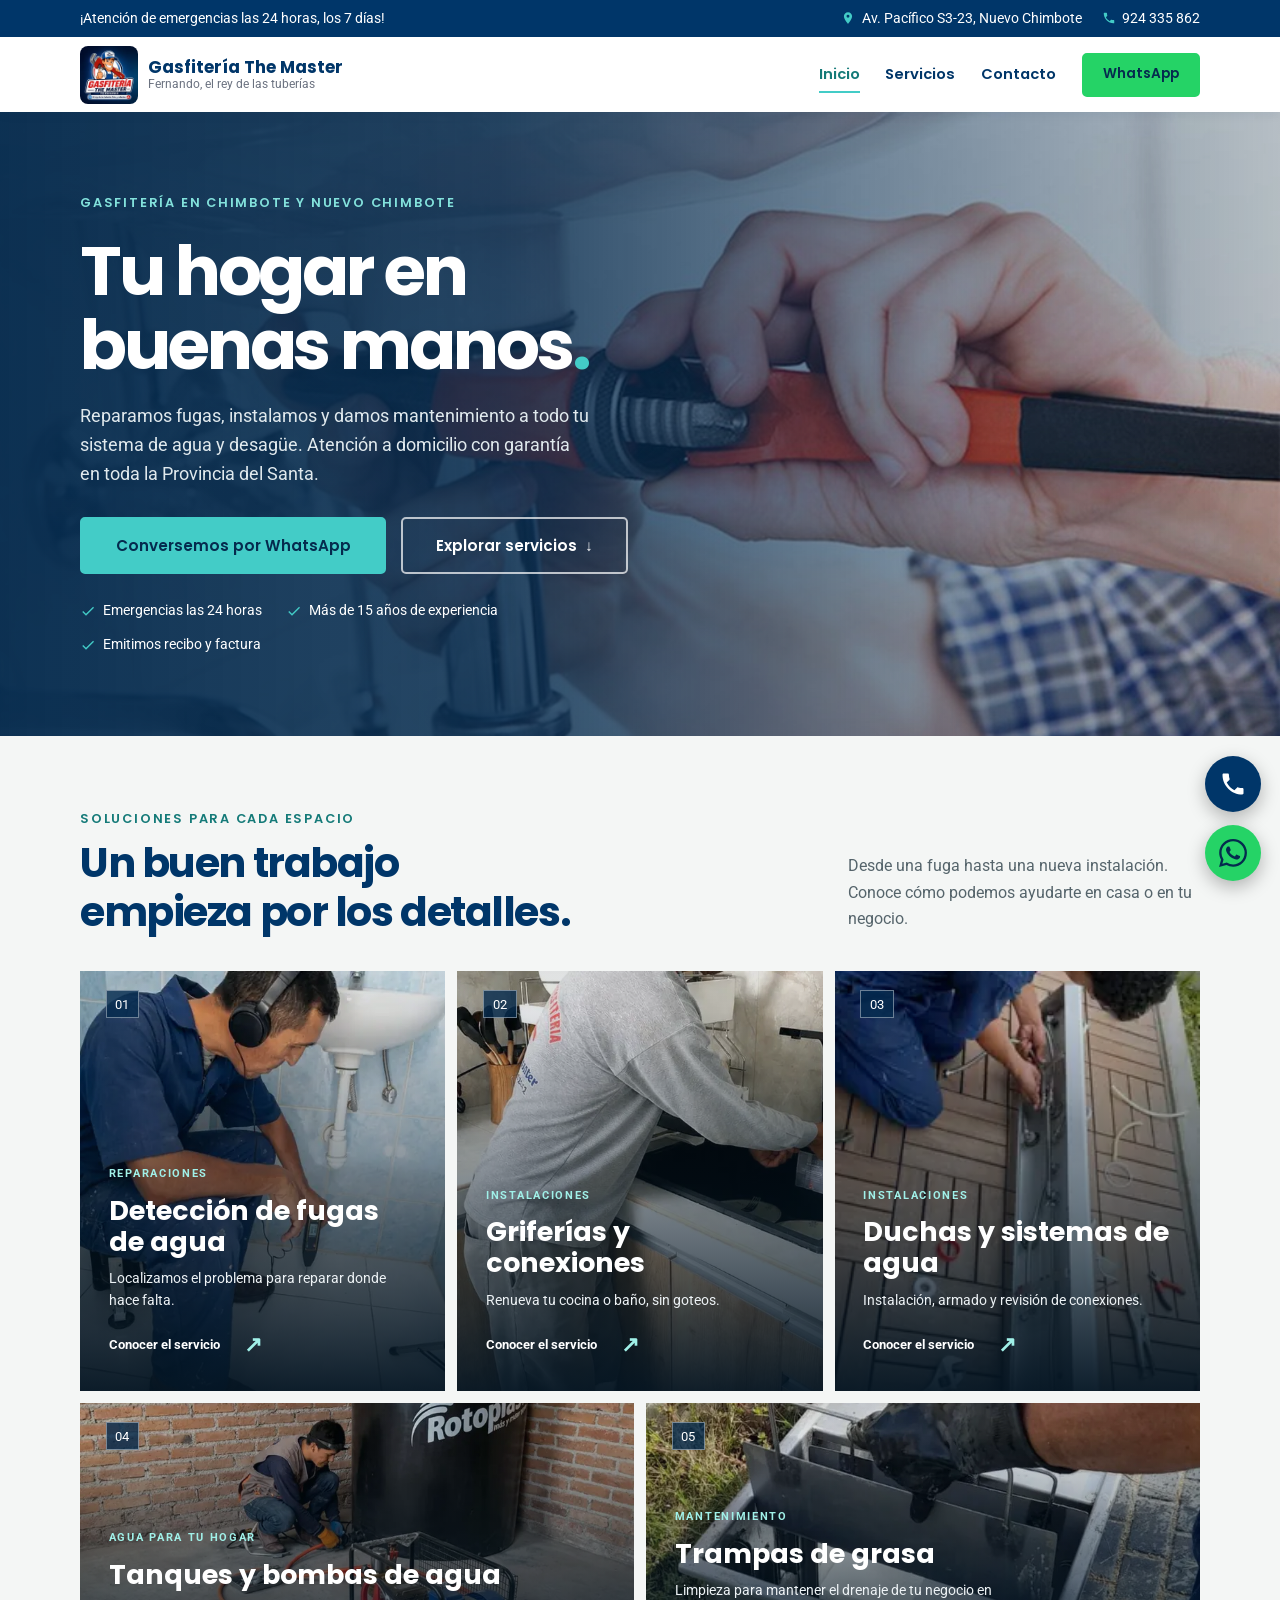
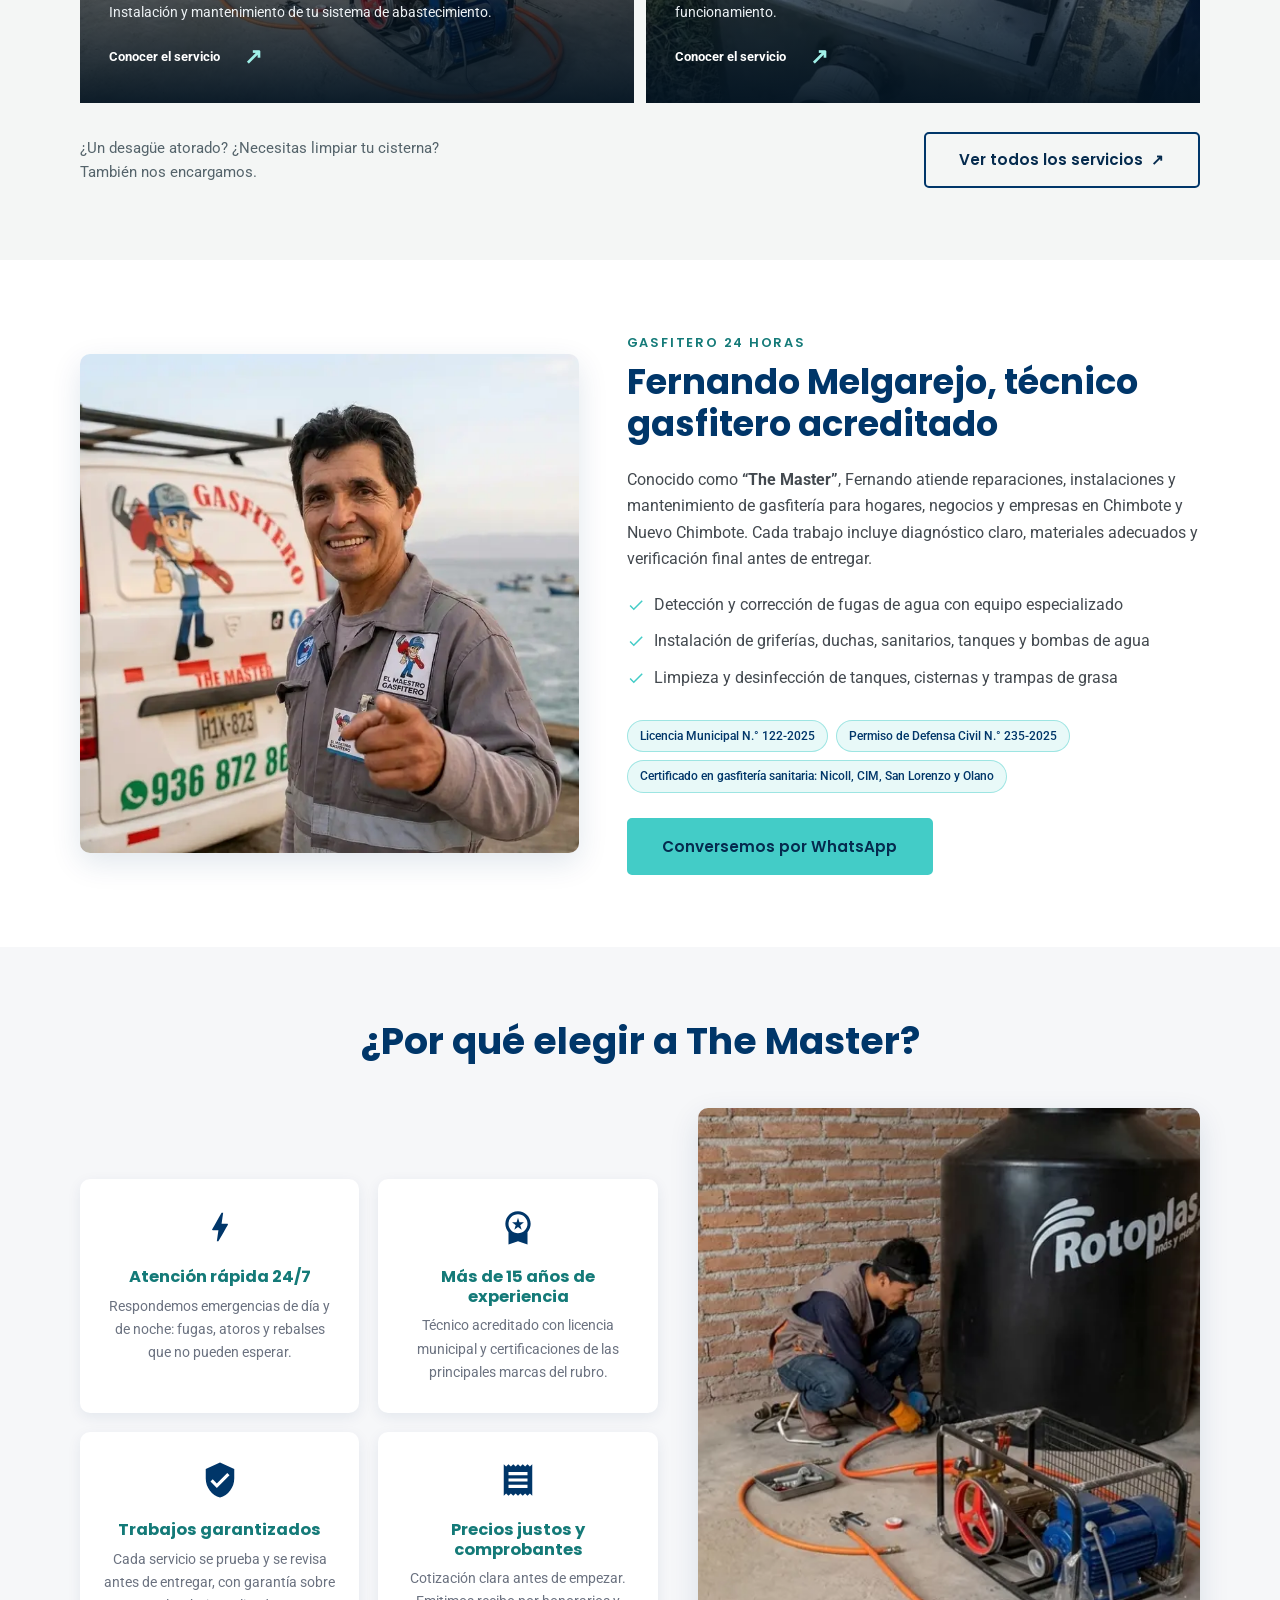
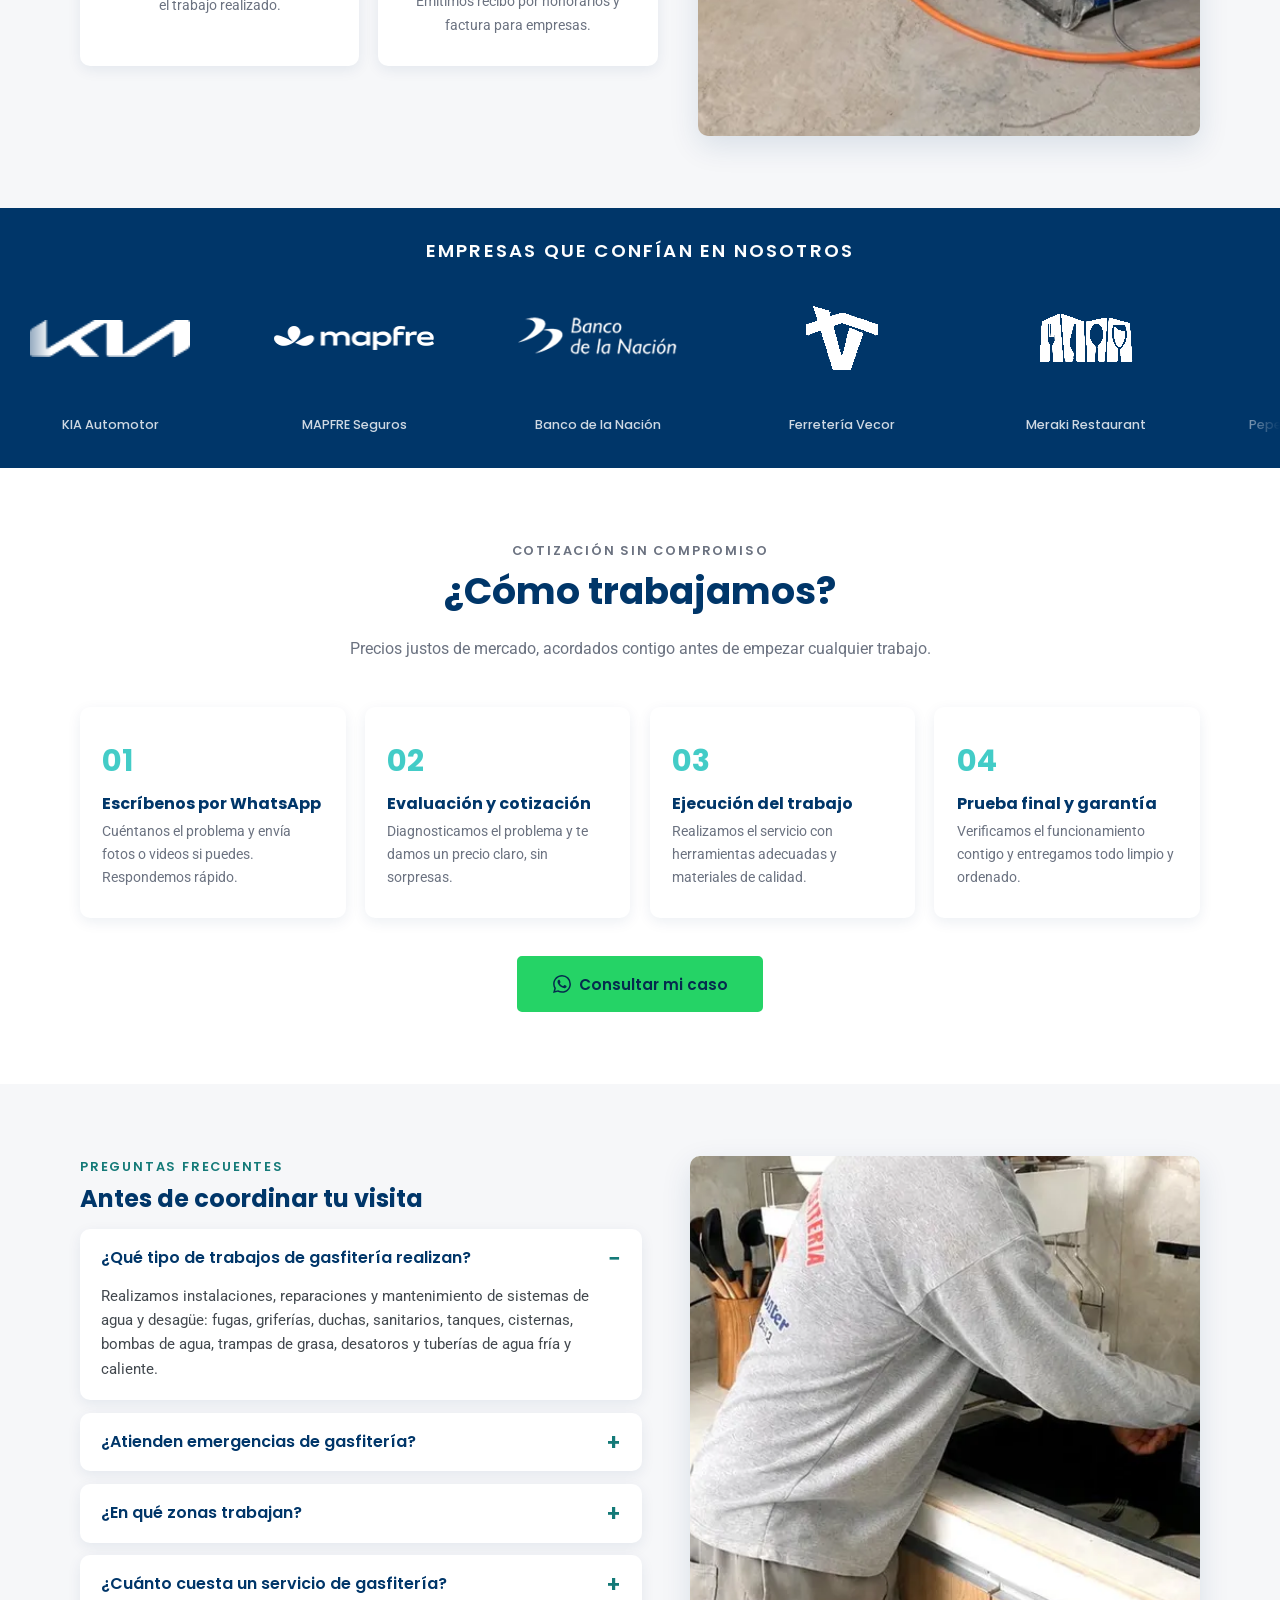
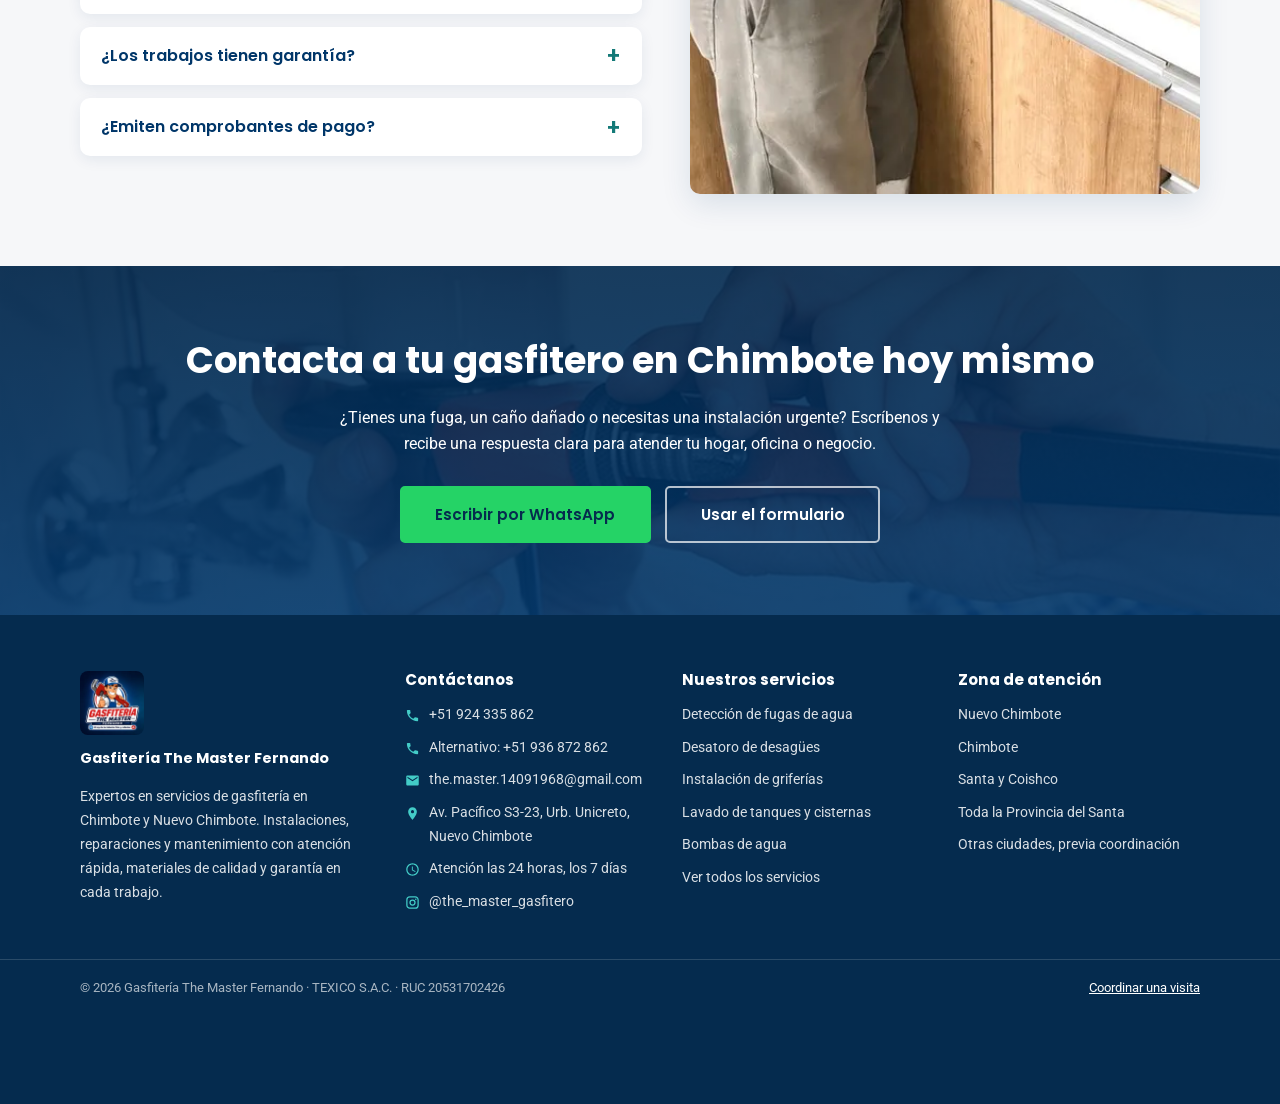
<file: index.html>
<!doctype html>
<html lang="es-PE">
<!-- GitHub Pages deployment test - 2026-11-12 -->
  <head>
    <meta charset="UTF-8" />
    <meta name="viewport" content="width=device-width, initial-scale=1.0" />
    <title>Gasfitería The Master Fernando | Gasfitero en Chimbote y Nuevo Chimbote</title>
    <meta
      name="description"
      content="Gasfitero en Chimbote y Nuevo Chimbote. Detección de fugas, instalaciones sanitarias, limpieza de tanques, bombas de agua y emergencias las 24 horas. Atención en toda la Provincia del Santa."
    />
    <meta property="og:title" content="Gasfitería The Master Fernando | Gasfitero en Chimbote" />
    <meta
      property="og:description"
      content="Servicio de gasfitería con más de 15 años de experiencia en la Provincia del Santa. Atención 24 horas por WhatsApp y trabajos garantizados."
    />
    <link rel="canonical" href="https://themastergasfitero.com/" />
    <meta property="og:url" content="https://themastergasfitero.com/" />
    <meta property="og:locale" content="es_PE" />
    <meta name="theme-color" content="#003669" />
    <meta property="og:type" content="website" />
    <meta property="og:image" content="https://themastergasfitero.com/images/optimized/og-image.webp" />
    <meta name="twitter:card" content="summary_large_image" />
    <link rel="icon" href="images/optimized/favicon.png" type="image/png" />
    <link rel="preconnect" href="https://fonts.googleapis.com" />
    <link rel="preconnect" href="https://fonts.gstatic.com" crossorigin />
    <link
      href="https://fonts.googleapis.com/css2?family=Poppins:wght@600;700&family=Roboto:wght@400;500&display=swap"
      rel="stylesheet"
    />
    <link rel="preload" as="image" href="images/optimized/hero-bg.webp" />
    <link rel="stylesheet" href="styles/styles.css" />
    <script type="application/ld+json">
      {
        "@context": "https://schema.org",
        "@type": "Plumber",
        "name": "Gasfitería The Master Fernando",
        "url": "https://themastergasfitero.com/",
        "image": "https://themastergasfitero.com/images/optimized/og-image.webp",
        "description": "Servicio de gasfitería profesional en Chimbote y Nuevo Chimbote: detección de fugas, instalaciones sanitarias, limpieza de tanques, bombas de agua y emergencias las 24 horas.",
        "telephone": "+51924335862",
        "email": "the.master.14091968@gmail.com",
        "address": {
          "@type": "PostalAddress",
          "streetAddress": "Av. Pacífico S3-23, Urb. Unicreto",
          "addressLocality": "Nuevo Chimbote",
          "addressRegion": "Áncash",
          "addressCountry": "PE"
        },
        "areaServed": ["Nuevo Chimbote", "Chimbote", "Provincia del Santa"],
        "openingHours": "Mo-Su 00:00-24:00",
        "priceRange": "$$",
        "sameAs": ["https://www.instagram.com/the_master_gasfitero"]
      }
    </script>
  </head>
  <body>
    <script>document.documentElement.classList.add("js");</script>
    <a class="skip-link" href="#main-content">Saltar al contenido principal</a>

    <div class="topbar">
      <div class="wrap">
        <span class="topbar-item topbar-left">¡Atención de emergencias las 24 horas, los 7 días!</span>
        <div class="topbar-right">
          <span class="topbar-item">
            <svg viewBox="0 0 24 24" aria-hidden="true"><path d="M12 2C8.13 2 5 5.13 5 9c0 5.25 7 13 7 13s7-7.75 7-13c0-3.87-3.13-7-7-7zm0 9.5a2.5 2.5 0 1 1 0-5 2.5 2.5 0 0 1 0 5z"/></svg>
            Av. Pacífico S3-23, Nuevo Chimbote
          </span>
          <a class="topbar-item" href="tel:+51924335862">
            <svg viewBox="0 0 24 24" aria-hidden="true"><path d="M6.62 10.79c1.44 2.83 3.76 5.14 6.59 6.59l2.2-2.2c.27-.27.67-.36 1.02-.24 1.12.37 2.33.57 3.57.57.55 0 1 .45 1 1V20c0 .55-.45 1-1 1-9.39 0-17-7.61-17-17 0-.55.45-1 1-1h3.5c.55 0 1 .45 1 1 0 1.25.2 2.45.57 3.57.11.35.03.74-.25 1.02l-2.2 2.2z"/></svg>
            924 335 862
          </a>
        </div>
      </div>
    </div>

    <header class="site-header">
      <nav class="nav wrap" aria-label="Navegación principal">
        <a class="brand" href="index.html">
          <img src="images/optimized/logo-master.webp" alt="Logo de Gasfitería The Master" width="58" height="58" />
          <span>
            <strong>Gasfitería The Master</strong>
            <span>Fernando, el rey de las tuberías</span>
          </span>
        </a>
        <button class="nav-toggle" type="button" aria-label="Abrir menú" aria-controls="primary-nav" aria-expanded="false">
          <span class="hamburger" aria-hidden="true"></span>
        </button>
        <ul class="nav-links" id="primary-nav">
          <li><a class="nav-link" href="index.html">Inicio</a></li>
          <li><a class="nav-link" href="services.html">Servicios</a></li>
          <li><a class="nav-link" href="contact.html">Contacto</a></li>
          <li class="nav-cta">
            <a
              class="button button--small button--wa"
              href="https://wa.me/51924335862?text=Hola%20Fernando%2C%20necesito%20un%20servicio%20de%20gasfiter%C3%ADa."
              target="_blank"
              rel="noopener"
            >
              WhatsApp
            </a>
          </li>
        </ul>
      </nav>
    </header>

    <main id="main-content">
      <section class="hero hero--home" aria-labelledby="home-title">
        <div class="wrap">
          <div class="hero-content">
            <p class="eyebrow">Gasfitería en Chimbote y Nuevo Chimbote</p>
            <h1 id="home-title">Tu hogar en<br>buenas manos<span class="hero-dot">.</span></h1>
            <p class="lead">
              Reparamos fugas, instalamos y damos mantenimiento a todo tu sistema de agua y desagüe. Atención a
              domicilio con garantía en toda la Provincia del Santa.
            </p>
            <div class="hero-actions">
              <a
                class="button"
                href="https://wa.me/51924335862?text=Hola%20Fernando%2C%20necesito%20un%20servicio%20de%20gasfiter%C3%ADa."
                target="_blank"
                rel="noopener"
              >
                Conversemos por WhatsApp
              </a>
              <a class="button button--outline" href="#servicios">Explorar servicios <span aria-hidden="true">↓</span></a>
            </div>
            <ul class="trust-list" aria-label="Puntos de confianza">
              <li>
                <svg viewBox="0 0 24 24" aria-hidden="true"><path d="M9 16.2 4.8 12l-1.4 1.4L9 19 21 7l-1.4-1.4z"/></svg>
                Emergencias las 24 horas
              </li>
              <li>
                <svg viewBox="0 0 24 24" aria-hidden="true"><path d="M9 16.2 4.8 12l-1.4 1.4L9 19 21 7l-1.4-1.4z"/></svg>
                Más de 15 años de experiencia
              </li>
              <li>
                <svg viewBox="0 0 24 24" aria-hidden="true"><path d="M9 16.2 4.8 12l-1.4 1.4L9 19 21 7l-1.4-1.4z"/></svg>
                Emitimos recibo y factura
              </li>
            </ul>
          </div>
        </div>
      </section>

<section class="section service-showcase" id="servicios" aria-labelledby="featured-title">
  <div class="wrap">
    <div class="showcase-heading"><div><p class="eyebrow">Soluciones para cada espacio</p>
    <h2 id="featured-title">Un buen trabajo<br>empieza por los detalles.</h2></div>
    <p>Desde una fuga hasta una nueva instalación. Conoce cómo podemos ayudarte en casa o en tu negocio.</p></div>
    <div class="service-mosaic"><a class="service-tile" href="services.html?service=deteccion-fugas">
  <img src="images/optimized/leak-detection.webp" alt="" width="800" height="600" loading="lazy" />
  <span class="service-tile__number" aria-hidden="true">01</span>
  <div class="service-tile__copy"><span class="service-tile__category">Reparaciones</span>
  <h3>Detección de fugas de agua</h3><p>Localizamos el problema para reparar donde hace falta.</p><span class="service-tile__link">Conocer el servicio <span aria-hidden="true">↗</span></span></div>
</a><a class="service-tile" href="services.html?service=griferias">
  <img src="images/optimized/galeria-griferia.webp" alt="" width="800" height="600" loading="lazy" />
  <span class="service-tile__number" aria-hidden="true">02</span>
  <div class="service-tile__copy"><span class="service-tile__category">Instalaciones</span>
  <h3>Griferías y conexiones</h3><p>Renueva tu cocina o baño, sin goteos.</p><span class="service-tile__link">Conocer el servicio <span aria-hidden="true">↗</span></span></div>
</a><a class="service-tile" href="services.html?service=duchas">
  <img src="images/optimized/shower-system.webp" alt="" width="800" height="600" loading="lazy" />
  <span class="service-tile__number" aria-hidden="true">03</span>
  <div class="service-tile__copy"><span class="service-tile__category">Instalaciones</span>
  <h3>Duchas y sistemas de agua</h3><p>Instalación, armado y revisión de conexiones.</p><span class="service-tile__link">Conocer el servicio <span aria-hidden="true">↗</span></span></div>
</a><a class="service-tile" href="services.html?service=tanque-bombeo">
  <img src="images/optimized/galeria-bombeo.webp" alt="" width="800" height="600" loading="lazy" />
  <span class="service-tile__number" aria-hidden="true">04</span>
  <div class="service-tile__copy"><span class="service-tile__category">Agua para tu hogar</span>
  <h3>Tanques y bombas de agua</h3><p>Instalación y mantenimiento de tu sistema de abastecimiento.</p><span class="service-tile__link">Conocer el servicio <span aria-hidden="true">↗</span></span></div>
</a><a class="service-tile" href="services.html?service=trampas-grasa">
  <img src="images/optimized/galeria-trampa.webp" alt="" width="800" height="600" loading="lazy" />
  <span class="service-tile__number" aria-hidden="true">05</span>
  <div class="service-tile__copy"><span class="service-tile__category">Mantenimiento</span>
  <h3>Trampas de grasa</h3><p>Limpieza para mantener el drenaje de tu negocio en funcionamiento.</p><span class="service-tile__link">Conocer el servicio <span aria-hidden="true">↗</span></span></div>
</a></div>
    <div class="showcase-bottom"><p>¿Un desagüe atorado? ¿Necesitas limpiar tu cisterna?<br>También nos encargamos.</p>
    <a class="button button--outline-navy" href="services.html">Ver todos los servicios <span aria-hidden="true">↗</span></a></div>
  </div>
</section>
      <section class="section section--white" aria-labelledby="about-title">
        <div class="wrap split">
          <div class="portrait">
            <img
              src="images/optimized/fernando.webp"
              alt="Fernando Melgarejo, gasfitero de The Master, junto a su movilidad de trabajo"
              width="720"
              height="720"
              loading="lazy"
            />
          </div>
          <div>
            <p class="eyebrow">Gasfitero 24 horas</p>
            <h2 id="about-title">Fernando Melgarejo, técnico gasfitero acreditado</h2>
            <p>
              Conocido como <strong>“The Master”</strong>, Fernando atiende reparaciones, instalaciones y mantenimiento
              de gasfitería para hogares, negocios y empresas en Chimbote y Nuevo Chimbote. Cada trabajo incluye
              diagnóstico claro, materiales adecuados y verificación final antes de entregar.
            </p>
            <ul class="check-list">
              <li>
                <svg viewBox="0 0 24 24" aria-hidden="true"><path d="M9 16.2 4.8 12l-1.4 1.4L9 19 21 7l-1.4-1.4z"/></svg>
                Detección y corrección de fugas de agua con equipo especializado
              </li>
              <li>
                <svg viewBox="0 0 24 24" aria-hidden="true"><path d="M9 16.2 4.8 12l-1.4 1.4L9 19 21 7l-1.4-1.4z"/></svg>
                Instalación de griferías, duchas, sanitarios, tanques y bombas de agua
              </li>
              <li>
                <svg viewBox="0 0 24 24" aria-hidden="true"><path d="M9 16.2 4.8 12l-1.4 1.4L9 19 21 7l-1.4-1.4z"/></svg>
                Limpieza y desinfección de tanques, cisternas y trampas de grasa
              </li>
            </ul>
            <ul class="cred-chips" aria-label="Acreditaciones">
              <li>Licencia Municipal N.° 122-2025</li>
              <li>Permiso de Defensa Civil N.° 235-2025</li>
              <li>Certificado en gasfitería sanitaria: Nicoll, CIM, San Lorenzo y Olano</li>
            </ul>
            <a
              class="button"
              href="https://wa.me/51924335862?text=Hola%20Fernando%2C%20necesito%20un%20servicio%20de%20gasfiter%C3%ADa."
              target="_blank"
              rel="noopener"
            >
              Conversemos por WhatsApp
            </a>
          </div>
        </div>
      </section>

      <section class="section" aria-labelledby="why-title">
        <div class="wrap">
          <div class="section-heading">
            <h2 id="why-title">¿Por qué elegir a The Master?</h2>
          </div>
          <div class="why-layout">
            <div class="why-grid">
              <div class="why-card">
                <svg viewBox="0 0 24 24" aria-hidden="true"><path d="M11 21h-1l1-7H7.5c-.58 0-.57-.32-.38-.66.19-.34.05-.08.07-.12C8.48 10.94 10.42 7.54 13 3h1l-1 7h3.5c.49 0 .56.33.47.51l-.07.15C12.96 17.55 11 21 11 21z"/></svg>
                <h3>Atención rápida 24/7</h3>
                <p>Respondemos emergencias de día y de noche: fugas, atoros y rebalses que no pueden esperar.</p>
              </div>
              <div class="why-card">
                <svg viewBox="0 0 24 24" aria-hidden="true"><path d="M9.68 13.69 12 11.93l2.31 1.76-.88-2.85L15.75 9h-2.84L12 6.19 11.09 9H8.25l2.31 1.84-.88 2.85zM20 10c0-4.42-3.58-8-8-8s-8 3.58-8 8c0 2.03.76 3.87 2 5.28V23l6-2 6 2v-7.72c1.24-1.41 2-3.25 2-5.28zm-8-6c3.31 0 6 2.69 6 6s-2.69 6-6 6-6-2.69-6-6 2.69-6 6-6z"/></svg>
                <h3>Más de 15 años de experiencia</h3>
                <p>Técnico acreditado con licencia municipal y certificaciones de las principales marcas del rubro.</p>
              </div>
              <div class="why-card">
                <svg viewBox="0 0 24 24" aria-hidden="true"><path d="M12 1 3 5v6c0 5.55 3.84 10.74 9 12 5.16-1.26 9-6.45 9-12V5l-9-4zm-2 16-4-4 1.41-1.41L10 14.17l6.59-6.59L18 9l-8 8z"/></svg>
                <h3>Trabajos garantizados</h3>
                <p>Cada servicio se prueba y se revisa antes de entregar, con garantía sobre el trabajo realizado.</p>
              </div>
              <div class="why-card">
                <svg viewBox="0 0 24 24" aria-hidden="true"><path d="M18 17H6v-2h12v2zm0-4H6v-2h12v2zm0-4H6V7h12v2zM3 22l1.5-1.5L6 22l1.5-1.5L9 22l1.5-1.5L12 22l1.5-1.5L15 22l1.5-1.5L18 22l1.5-1.5L21 22V2l-1.5 1.5L18 2l-1.5 1.5L15 2l-1.5 1.5L12 2l-1.5 1.5L9 2 7.5 3.5 6 2 4.5 3.5 3 2v20z"/></svg>
                <h3>Precios justos y comprobantes</h3>
                <p>Cotización clara antes de empezar. Emitimos recibo por honorarios y factura para empresas.</p>
              </div>
            </div>
            <div class="why-photo">
              <img
                src="images/optimized/galeria-bombeo.webp"
                alt="Instalación de tanque de agua con sistema de bombeo realizada por The Master"
                width="800"
                height="600"
                loading="lazy"
              />
            </div>
          </div>
        </div>
      </section>

      <section class="clients-strip" aria-labelledby="clients-title">
        <div class="wrap clients-heading">
          <h2 id="clients-title">Empresas que confían en nosotros</h2>
        </div>
        <div class="clients-marquee">
          <div class="clients-track">
            <ul class="clients-list">
              <li class="client-card">
                <div class="client-logo"><img class="client-logo--kia" src="images/clients/kia.png" alt="" width="160" height="80" loading="lazy" /></div>
                <span>KIA Automotor</span>
              </li>
              <li class="client-card">
                <div class="client-logo"><img src="images/clients/mapfre.webp" alt="" width="160" height="80" loading="lazy" /></div>
                <span>MAPFRE Seguros</span>
              </li>
              <li class="client-card">
                <div class="client-logo"><img src="images/clients/banco-nacion.png" alt="" width="160" height="80" loading="lazy" /></div>
                <span>Banco de la Nación</span>
              </li>
              <li class="client-card">
                <div class="client-logo client-logo--vecor"><img src="images/clients/vecor.jpg" alt="" width="200" height="200" loading="lazy" /></div>
                <span>Ferretería Vecor</span>
              </li>
              <li class="client-card">
                <div class="client-logo client-logo--meraki"><img src="images/clients/meraki.jpg" alt="" width="200" height="200" loading="lazy" /></div>
                <span>Meraki Restaurant</span>
              </li>
              <li class="client-card">
                <!-- Símbolo provisional: sustituir cuando se confirme el logo de la empresa. -->
                <div class="client-logo client-logo--placeholder"><svg viewBox="0 0 80 64" aria-hidden="true" fill="none" stroke="currentColor" stroke-width="2.5" stroke-linejoin="round"><path d="M7 14h40v34H7zM47 27h14l12 13v8H47M54 28v13h18M16 23h22M16 30h15"/><circle cx="21" cy="49" r="7" fill="var(--navy)"/><circle cx="60" cy="49" r="7" fill="var(--navy)"/></svg></div>
                <span>Pepe El Toro Transportes</span>
              </li>
              <li class="client-card">
                <div class="client-logo client-logo--placeholder"><svg viewBox="0 0 80 64" aria-hidden="true" fill="none" stroke="currentColor" stroke-width="2.5" stroke-linejoin="round"><path d="m40 8 30 14H10L40 8ZM14 28h52M14 51h52M10 57h60M20 28v23M33 28v23M47 28v23M60 28v23"/></svg></div>
                <span>Entidades del Estado</span>
              </li>
            </ul>
          </div>
        </div>
      </section>





      <section class="section section--white" aria-labelledby="steps-title">
        <div class="wrap">
          <div class="section-heading">
            <p class="eyebrow">Cotización sin compromiso</p>
            <h2 id="steps-title">¿Cómo trabajamos?</h2>
            <p>Precios justos de mercado, acordados contigo antes de empezar cualquier trabajo.</p>
          </div>
          <div class="steps-grid">
            <div class="step-card">
              <h3>Escríbenos por WhatsApp</h3>
              <p>Cuéntanos el problema y envía fotos o videos si puedes. Respondemos rápido.</p>
            </div>
            <div class="step-card">
              <h3>Evaluación y cotización</h3>
              <p>Diagnosticamos el problema y te damos un precio claro, sin sorpresas.</p>
            </div>
            <div class="step-card">
              <h3>Ejecución del trabajo</h3>
              <p>Realizamos el servicio con herramientas adecuadas y materiales de calidad.</p>
            </div>
            <div class="step-card">
              <h3>Prueba final y garantía</h3>
              <p>Verificamos el funcionamiento contigo y entregamos todo limpio y ordenado.</p>
            </div>
          </div>
          <div class="section-actions">
            <a
              class="button button--wa"
              href="https://wa.me/51924335862?text=Hola%20Fernando%2C%20quiero%20una%20cotizaci%C3%B3n%20de%20gasfiter%C3%ADa."
              target="_blank"
              rel="noopener"
            >
              <svg viewBox="0 0 24 24" aria-hidden="true"><path d="M17.472 14.382c-.297-.149-1.758-.867-2.03-.967-.273-.099-.471-.148-.67.15-.197.297-.767.966-.94 1.164-.173.199-.347.223-.644.075-.297-.15-1.255-.463-2.39-1.475-.883-.788-1.48-1.761-1.653-2.059-.173-.297-.018-.458.13-.606.134-.133.298-.347.446-.52.149-.174.198-.298.298-.497.099-.198.05-.371-.025-.52-.075-.149-.669-1.612-.916-2.207-.242-.579-.487-.5-.669-.51-.173-.008-.371-.01-.57-.01-.198 0-.52.074-.792.372-.272.297-1.04 1.016-1.04 2.479 0 1.462 1.065 2.875 1.213 3.074.149.198 2.096 3.2 5.077 4.487.709.306 1.262.489 1.694.625.712.227 1.36.195 1.871.118.571-.085 1.758-.719 2.006-1.413.248-.694.248-1.289.173-1.413-.074-.124-.272-.198-.57-.347m-5.421 7.403h-.004a9.87 9.87 0 0 1-5.031-1.378l-.361-.214-3.741.982.998-3.648-.235-.374a9.86 9.86 0 0 1-1.51-5.26c.001-5.45 4.436-9.884 9.888-9.884 2.64 0 5.122 1.03 6.988 2.898a9.825 9.825 0 0 1 2.893 6.994c-.003 5.45-4.437 9.884-9.885 9.884m8.413-18.297A11.815 11.815 0 0 0 12.05 0C5.495 0 .16 5.335.157 11.892c0 2.096.547 4.142 1.588 5.945L.057 24l6.305-1.654a11.882 11.882 0 0 0 5.683 1.448h.005c6.554 0 11.89-5.335 11.893-11.893a11.821 11.821 0 0 0-3.48-8.413"/></svg>
              Consultar mi caso
            </a>
          </div>
        </div>
      </section>

      <section class="section" aria-labelledby="faq-title">
        <div class="wrap faq-layout">
          <div>
            <p class="eyebrow">Preguntas frecuentes</p>
            <h2 id="faq-title">Antes de coordinar tu visita</h2>
            <div class="faq-list">
              <details open>
                <summary>¿Qué tipo de trabajos de gasfitería realizan?</summary>
                <p>
                  Realizamos instalaciones, reparaciones y mantenimiento de sistemas de agua y desagüe: fugas,
                  griferías, duchas, sanitarios, tanques, cisternas, bombas de agua, trampas de grasa, desatoros y
                  tuberías de agua fría y caliente.
                </p>
              </details>
              <details>
                <summary>¿Atienden emergencias de gasfitería?</summary>
                <p>
                  Sí, atendemos emergencias las 24 horas: fugas repentinas, rebalses, atoros y llaves malogradas.
                  Escríbenos por WhatsApp al 924 335 862 y confirmamos la disponibilidad y el tiempo de llegada.
                </p>
              </details>
              <details>
                <summary>¿En qué zonas trabajan?</summary>
                <p>
                  Atendemos a domicilio en Nuevo Chimbote, Chimbote y toda la Provincia del Santa. Para proyectos en
                  otras ciudades, consultamos disponibilidad previa coordinación.
                </p>
              </details>
              <details>
                <summary>¿Cuánto cuesta un servicio de gasfitería?</summary>
                <p>
                  Depende del tipo de trabajo. Manejamos precios justos de mercado y siempre te damos una cotización
                  clara antes de empezar, sin compromiso. Envíanos fotos del problema por WhatsApp para orientarte más
                  rápido.
                </p>
              </details>
              <details>
                <summary>¿Los trabajos tienen garantía?</summary>
                <p>
                  Sí. Cada trabajo se prueba antes de entregar y cuenta con garantía. Además, somos un servicio
                  acreditado con licencia municipal y certificaciones en gasfitería sanitaria.
                </p>
              </details>
              <details>
                <summary>¿Emiten comprobantes de pago?</summary>
                <p>
                  Sí, emitimos recibos por honorarios y facturas, ideal para empresas, restaurantes y entidades que
                  requieren sustento contable.
                </p>
              </details>
            </div>
          </div>
          <div class="faq-photo">
            <img
              src="images/optimized/galeria-griferia.webp"
              alt="Fernando instalando una grifería de cocina"
              width="800"
              height="600"
              loading="lazy"
            />
          </div>
        </div>
      </section>

      <section class="cta-band" aria-labelledby="cta-title">
        <div class="wrap">
          <h2 id="cta-title">Contacta a tu gasfitero en Chimbote hoy mismo</h2>
          <p>
            ¿Tienes una fuga, un caño dañado o necesitas una instalación urgente? Escríbenos y recibe una respuesta
            clara para atender tu hogar, oficina o negocio.
          </p>
          <div class="hero-actions">
            <a
              class="button button--wa"
              href="https://wa.me/51924335862?text=Hola%20Fernando%2C%20necesito%20un%20servicio%20de%20gasfiter%C3%ADa."
              target="_blank"
              rel="noopener"
            >
              Escribir por WhatsApp
            </a>
            <a class="button button--outline" href="contact.html">Usar el formulario</a>
          </div>
        </div>
      </section>
    </main>

    <footer class="site-footer">
      <div class="wrap footer-grid">
        <div class="footer-brand">
          <img src="images/optimized/logo-master.webp" alt="Logo de Gasfitería The Master" width="64" height="64" loading="lazy" />
          <strong>Gasfitería The Master Fernando</strong>
          <p>
            Expertos en servicios de gasfitería en Chimbote y Nuevo Chimbote. Instalaciones, reparaciones y
            mantenimiento con atención rápida, materiales de calidad y garantía en cada trabajo.
          </p>
        </div>
        <div>
          <h2 class="footer-title">Contáctanos</h2>
          <ul class="footer-list">
            <li class="footer-item">
              <svg viewBox="0 0 24 24" aria-hidden="true"><path d="M6.62 10.79c1.44 2.83 3.76 5.14 6.59 6.59l2.2-2.2c.27-.27.67-.36 1.02-.24 1.12.37 2.33.57 3.57.57.55 0 1 .45 1 1V20c0 .55-.45 1-1 1-9.39 0-17-7.61-17-17 0-.55.45-1 1-1h3.5c.55 0 1 .45 1 1 0 1.25.2 2.45.57 3.57.11.35.03.74-.25 1.02l-2.2 2.2z"/></svg>
              <a href="tel:+51924335862">+51 924 335 862</a>
            </li>
            <li class="footer-item">
              <svg viewBox="0 0 24 24" aria-hidden="true"><path d="M6.62 10.79c1.44 2.83 3.76 5.14 6.59 6.59l2.2-2.2c.27-.27.67-.36 1.02-.24 1.12.37 2.33.57 3.57.57.55 0 1 .45 1 1V20c0 .55-.45 1-1 1-9.39 0-17-7.61-17-17 0-.55.45-1 1-1h3.5c.55 0 1 .45 1 1 0 1.25.2 2.45.57 3.57.11.35.03.74-.25 1.02l-2.2 2.2z"/></svg>
              <a href="tel:+51936872862">Alternativo: +51 936 872 862</a>
            </li>
            <li class="footer-item">
              <svg viewBox="0 0 24 24" aria-hidden="true"><path d="M20 4H4c-1.1 0-1.99.9-1.99 2L2 18c0 1.1.9 2 2 2h16c1.1 0 2-.9 2-2V6c0-1.1-.9-2-2-2zm0 4-8 5-8-5V6l8 5 8-5v2z"/></svg>
              <a href="mailto:the.master.14091968@gmail.com">the.master.14091968@gmail.com</a>
            </li>
            <li class="footer-item">
              <svg viewBox="0 0 24 24" aria-hidden="true"><path d="M12 2C8.13 2 5 5.13 5 9c0 5.25 7 13 7 13s7-7.75 7-13c0-3.87-3.13-7-7-7zm0 9.5a2.5 2.5 0 1 1 0-5 2.5 2.5 0 0 1 0 5z"/></svg>
              <span>Av. Pacífico S3-23, Urb. Unicreto, Nuevo Chimbote</span>
            </li>
            <li class="footer-item">
              <svg viewBox="0 0 24 24" aria-hidden="true"><path d="M11.99 2C6.47 2 2 6.48 2 12s4.47 10 9.99 10C17.52 22 22 17.52 22 12S17.52 2 11.99 2zM12 20c-4.42 0-8-3.58-8-8s3.58-8 8-8 8 3.58 8 8-3.58 8-8 8zm.5-13H11v6l5.25 3.15.75-1.23-4.5-2.67z"/></svg>
              <span>Atención las 24 horas, los 7 días</span>
            </li>
            <li class="footer-item">
              <svg viewBox="0 0 24 24" aria-hidden="true"><path d="M7.8 2h8.4C19.4 2 22 4.6 22 7.8v8.4a5.8 5.8 0 0 1-5.8 5.8H7.8C4.6 22 2 19.4 2 16.2V7.8A5.8 5.8 0 0 1 7.8 2m-.2 2A3.6 3.6 0 0 0 4 7.6v8.8C4 18.39 5.61 20 7.6 20h8.8a3.6 3.6 0 0 0 3.6-3.6V7.6C20 5.61 18.39 4 16.4 4H7.6m9.65 1.5a1.25 1.25 0 0 1 1.25 1.25A1.25 1.25 0 0 1 17.25 8 1.25 1.25 0 0 1 16 6.75a1.25 1.25 0 0 1 1.25-1.25M12 7a5 5 0 0 1 5 5 5 5 0 0 1-5 5 5 5 0 0 1-5-5 5 5 0 0 1 5-5m0 2a3 3 0 0 0-3 3 3 3 0 0 0 3 3 3 3 0 0 0 3-3 3 3 0 0 0-3-3z"/></svg>
              <a href="https://www.instagram.com/the_master_gasfitero" target="_blank" rel="noopener">@the_master_gasfitero</a>
            </li>
          </ul>
        </div>
        <div>
          <h2 class="footer-title">Nuestros servicios</h2>
          <ul class="footer-list">
            <li><a href="services.html?service=deteccion-fugas">Detección de fugas de agua</a></li>
            <li><a href="services.html?service=desatoros">Desatoro de desagües</a></li>
            <li><a href="services.html?service=griferias">Instalación de griferías</a></li>
            <li><a href="services.html?service=lavado-tanques">Lavado de tanques y cisternas</a></li>
            <li><a href="services.html?service=bombas-agua">Bombas de agua</a></li>
            <li><a href="services.html">Ver todos los servicios</a></li>
          </ul>
        </div>
        <div>
          <h2 class="footer-title">Zona de atención</h2>
          <ul class="footer-list">
            <li>Nuevo Chimbote</li>
            <li>Chimbote</li>
            <li>Santa y Coishco</li>
            <li>Toda la Provincia del Santa</li>
            <li>Otras ciudades, previa coordinación</li>
          </ul>
        </div>
      </div>
      <div class="footer-bottom">
        <div class="wrap">
          <span>&copy; <span id="currentyear">2026</span> Gasfitería The Master Fernando · TEXICO S.A.C. · RUC 20531702426</span>
          <a href="contact.html">Coordinar una visita</a>
        </div>
      </div>
    </footer>

    <a
      class="float-call"
      href="tel:+51924335862"
      aria-label="Llamar a Gasfitería The Master"
    >
      <svg viewBox="0 0 24 24" aria-hidden="true"><path d="M6.62 10.79c1.44 2.83 3.76 5.14 6.59 6.59l2.2-2.2c.27-.27.67-.36 1.02-.24 1.12.37 2.33.57 3.57.57.55 0 1 .45 1 1V20c0 .55-.45 1-1 1-9.39 0-17-7.61-17-17 0-.55.45-1 1-1h3.5c.55 0 1 .45 1 1 0 1.25.2 2.45.57 3.57.11.35.03.74-.25 1.02l-2.2 2.2z"/></svg>
    </a>
    <a
      class="float-wa"
      href="https://wa.me/51924335862?text=Hola%20Fernando%2C%20necesito%20un%20servicio%20de%20gasfiter%C3%ADa."
      target="_blank"
      rel="noopener"
      aria-label="Escribir por WhatsApp a Gasfitería The Master"
    >
      <svg viewBox="0 0 24 24" aria-hidden="true"><path d="M17.472 14.382c-.297-.149-1.758-.867-2.03-.967-.273-.099-.471-.148-.67.15-.197.297-.767.966-.94 1.164-.173.199-.347.223-.644.075-.297-.15-1.255-.463-2.39-1.475-.883-.788-1.48-1.761-1.653-2.059-.173-.297-.018-.458.13-.606.134-.133.298-.347.446-.52.149-.174.198-.298.298-.497.099-.198.05-.371-.025-.52-.075-.149-.669-1.612-.916-2.207-.242-.579-.487-.5-.669-.51-.173-.008-.371-.01-.57-.01-.198 0-.52.074-.792.372-.272.297-1.04 1.016-1.04 2.479 0 1.462 1.065 2.875 1.213 3.074.149.198 2.096 3.2 5.077 4.487.709.306 1.262.489 1.694.625.712.227 1.36.195 1.871.118.571-.085 1.758-.719 2.006-1.413.248-.694.248-1.289.173-1.413-.074-.124-.272-.198-.57-.347m-5.421 7.403h-.004a9.87 9.87 0 0 1-5.031-1.378l-.361-.214-3.741.982.998-3.648-.235-.374a9.86 9.86 0 0 1-1.51-5.26c.001-5.45 4.436-9.884 9.888-9.884 2.64 0 5.122 1.03 6.988 2.898a9.825 9.825 0 0 1 2.893 6.994c-.003 5.45-4.437 9.884-9.885 9.884m8.413-18.297A11.815 11.815 0 0 0 12.05 0C5.495 0 .16 5.335.157 11.892c0 2.096.547 4.142 1.588 5.945L.057 24l6.305-1.654a11.882 11.882 0 0 0 5.683 1.448h.005c6.554 0 11.89-5.335 11.893-11.893a11.821 11.821 0 0 0-3.48-8.413"/></svg>
    </a>

    <script type="module" src="scripts/site.js"></script>
  </body>
</html>
</file>
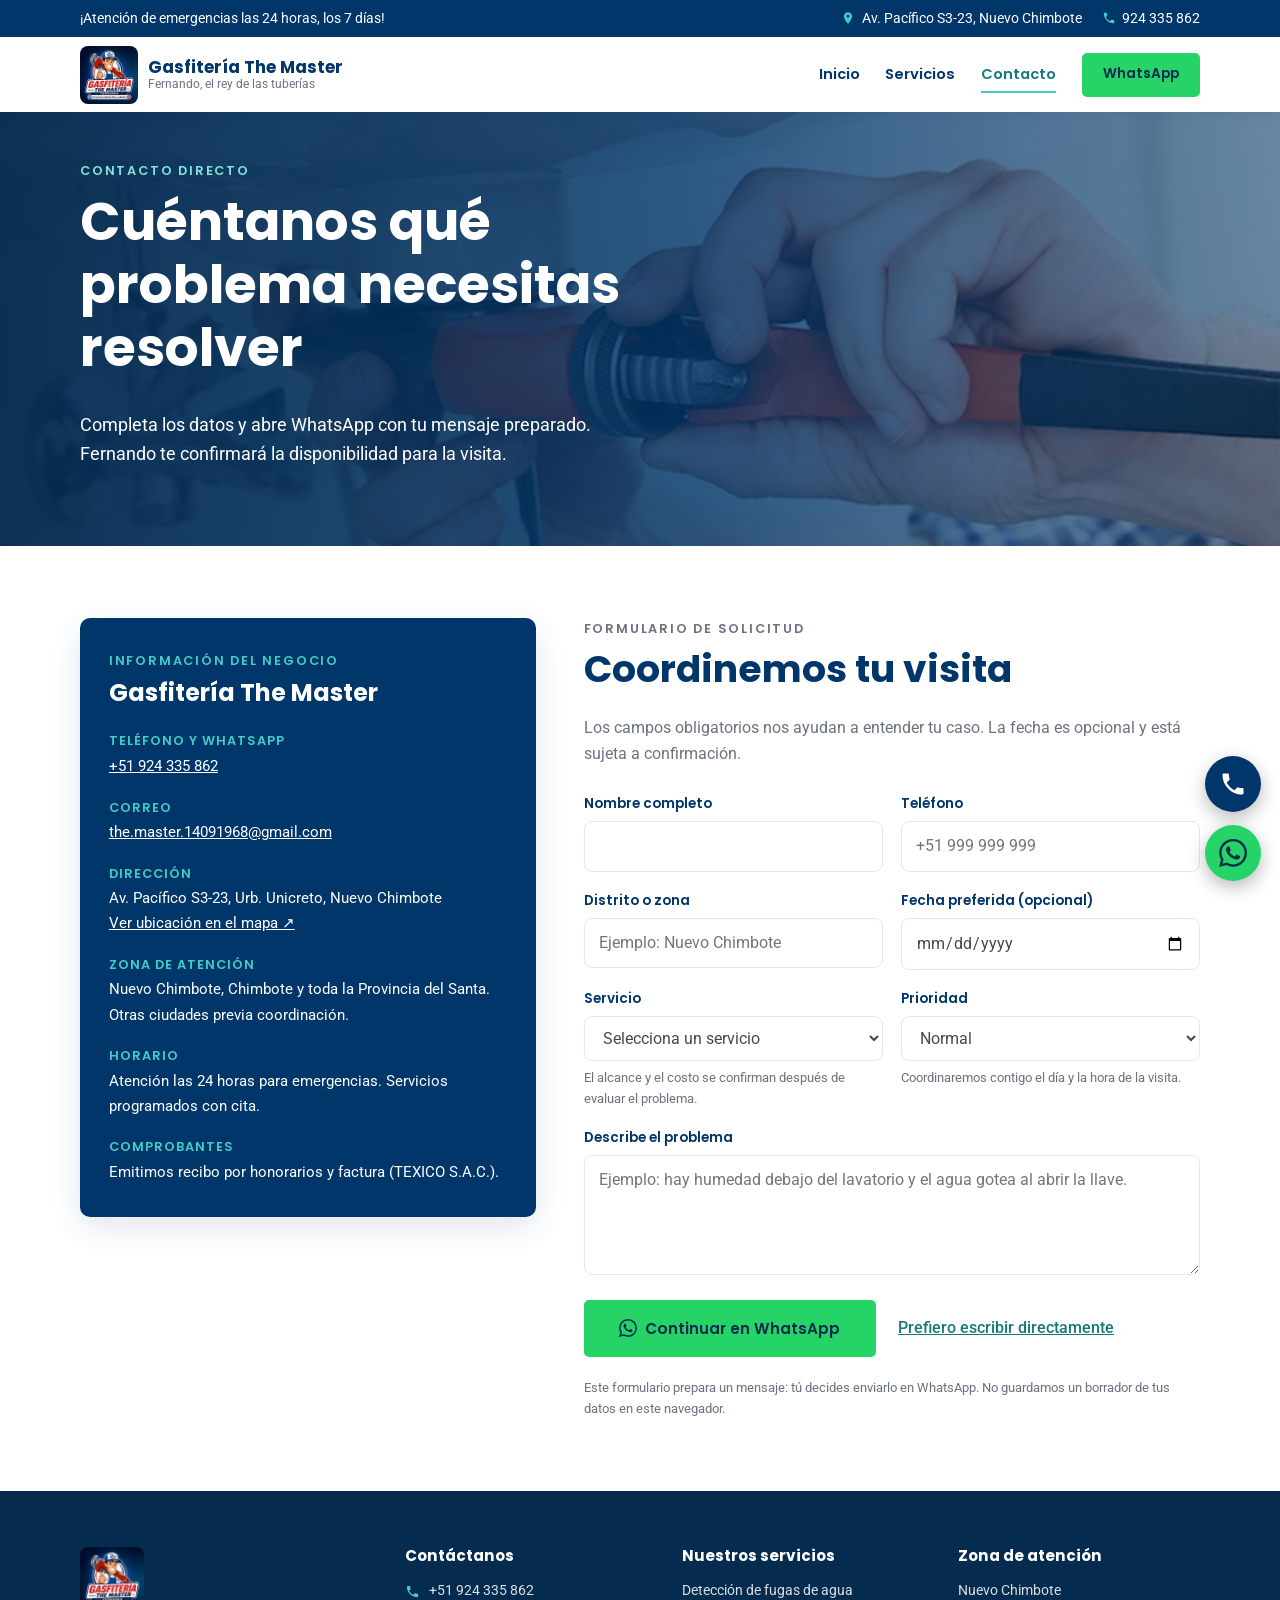
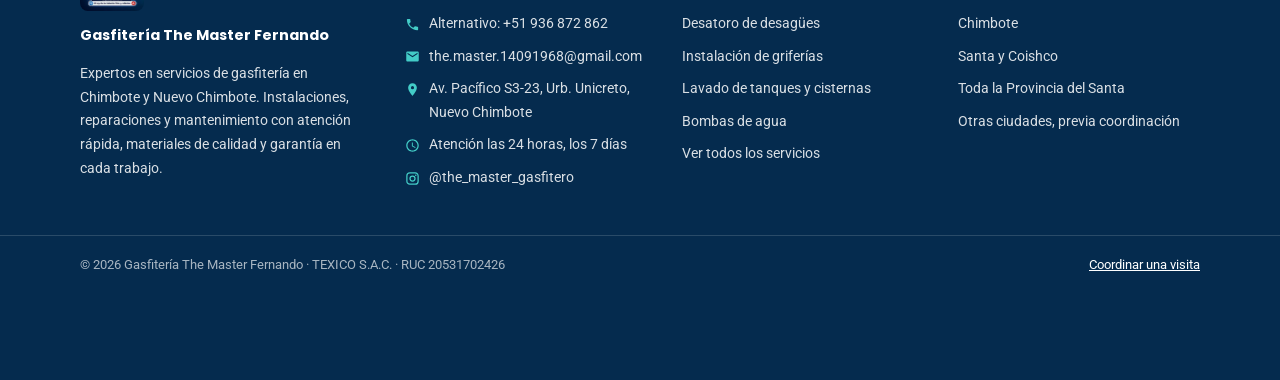
<file: contact.html>
<!doctype html>
<html lang="es-PE">
  <head>
    <meta charset="UTF-8" />
    <meta name="viewport" content="width=device-width, initial-scale=1.0" />
    <title>Contacto | Gasfitería The Master Fernando en Chimbote</title>
    <meta
      name="description"
      content="Contacta a Gasfitería The Master Fernando en Chimbote y Nuevo Chimbote. Escríbenos por WhatsApp o envía el formulario para solicitar reparaciones, instalaciones o mantenimiento."
    />
<meta property="og:title" content="Contacto | Gasfitería The Master Fernando" />
    <meta
      property="og:description"
      content="Solicita ayuda de gasfitería en la Provincia del Santa con un formulario claro o contacto directo por WhatsApp."
    />
    <link rel="canonical" href="https://themastergasfitero.com/contact.html" />
    <meta property="og:url" content="https://themastergasfitero.com/contact.html" />
    <meta property="og:locale" content="es_PE" />
    <meta name="theme-color" content="#003669" />
    <meta property="og:type" content="website" />
    <meta property="og:image" content="https://themastergasfitero.com/images/optimized/og-image.webp" />
    <meta name="twitter:card" content="summary_large_image" />
    <link rel="icon" href="images/optimized/favicon.png" type="image/png" />
    <link rel="preconnect" href="https://fonts.googleapis.com" />
    <link rel="preconnect" href="https://fonts.gstatic.com" crossorigin />
    <link
      href="https://fonts.googleapis.com/css2?family=Poppins:wght@600;700&family=Roboto:wght@400;500&display=swap"
      rel="stylesheet"
    />
    <link rel="stylesheet" href="styles/styles.css" />
  </head>
  <body>
    <script>document.documentElement.classList.add("js");</script>
    <a class="skip-link" href="#main-content">Saltar al contenido principal</a>

    <div class="topbar">
      <div class="wrap">
        <span class="topbar-item topbar-left">¡Atención de emergencias las 24 horas, los 7 días!</span>
        <div class="topbar-right">
          <span class="topbar-item">
            <svg viewBox="0 0 24 24" aria-hidden="true"><path d="M12 2C8.13 2 5 5.13 5 9c0 5.25 7 13 7 13s7-7.75 7-13c0-3.87-3.13-7-7-7zm0 9.5a2.5 2.5 0 1 1 0-5 2.5 2.5 0 0 1 0 5z"/></svg>
            Av. Pacífico S3-23, Nuevo Chimbote
          </span>
          <a class="topbar-item" href="tel:+51924335862">
            <svg viewBox="0 0 24 24" aria-hidden="true"><path d="M6.62 10.79c1.44 2.83 3.76 5.14 6.59 6.59l2.2-2.2c.27-.27.67-.36 1.02-.24 1.12.37 2.33.57 3.57.57.55 0 1 .45 1 1V20c0 .55-.45 1-1 1-9.39 0-17-7.61-17-17 0-.55.45-1 1-1h3.5c.55 0 1 .45 1 1 0 1.25.2 2.45.57 3.57.11.35.03.74-.25 1.02l-2.2 2.2z"/></svg>
            924 335 862
          </a>
        </div>
      </div>
    </div>

    <header class="site-header">
      <nav class="nav wrap" aria-label="Navegación principal">
        <a class="brand" href="index.html">
          <img src="images/optimized/logo-master.webp" alt="Logo de Gasfitería The Master" width="58" height="58" />
          <span>
            <strong>Gasfitería The Master</strong>
            <span>Fernando, el rey de las tuberías</span>
          </span>
        </a>
        <button class="nav-toggle" type="button" aria-label="Abrir menú" aria-controls="primary-nav" aria-expanded="false">
          <span class="hamburger" aria-hidden="true"></span>
        </button>
        <ul class="nav-links" id="primary-nav">
          <li><a class="nav-link" href="index.html">Inicio</a></li>
          <li><a class="nav-link" href="services.html">Servicios</a></li>
          <li><a class="nav-link" href="contact.html">Contacto</a></li>
          <li class="nav-cta">
            <a
              class="button button--small button--wa"
              href="https://wa.me/51924335862?text=Hola%20Fernando%2C%20necesito%20un%20servicio%20de%20gasfiter%C3%ADa."
              target="_blank"
              rel="noopener"
            >
              WhatsApp
            </a>
          </li>
        </ul>
      </nav>
    </header>

    <main id="main-content">
      <section class="hero hero--compact" aria-labelledby="contact-title">
        <div class="wrap">
          <div class="hero-content">
            <p class="eyebrow">Contacto directo</p>
            <h1 id="contact-title">Cuéntanos qué problema necesitas resolver</h1>
            <p class="lead">
              Completa los datos y abre WhatsApp con tu mensaje preparado. Fernando te confirmará la disponibilidad para la visita.
            </p>
          </div>
        </div>
      </section>

      <section class="section section--white" aria-labelledby="request-title">
        <div class="wrap contact-layout">
          <aside class="contact-panel" aria-labelledby="contact-info-title">
            <p class="eyebrow">Información del negocio</p>
            <h2 id="contact-info-title">Gasfitería The Master</h2>
            <dl class="contact-list">
              <div>
                <dt>Teléfono y WhatsApp</dt>
                <dd><a href="https://wa.me/51924335862" target="_blank" rel="noopener">+51 924 335 862</a></dd>
              </div>
              <div>
                <dt>Correo</dt>
                <dd><a href="mailto:the.master.14091968@gmail.com">the.master.14091968@gmail.com</a></dd>
              </div>
              <div>
                <dt>Dirección</dt>
                <dd>Av. Pacífico S3-23, Urb. Unicreto, Nuevo Chimbote<br><a href="https://www.google.com/maps/search/?api=1&amp;query=Av.+Pacifico+S3-23+Unicreto+Nuevo+Chimbote+Peru" target="_blank" rel="noopener">Ver ubicación en el mapa ↗</a></dd>
              </div>
              <div>
                <dt>Zona de atención</dt>
                <dd>Nuevo Chimbote, Chimbote y toda la Provincia del Santa. Otras ciudades previa coordinación.</dd>
              </div>
              <div>
                <dt>Horario</dt>
                <dd>Atención las 24 horas para emergencias. Servicios programados con cita.</dd>
              </div>
              <div>
                <dt>Comprobantes</dt>
                <dd>Emitimos recibo por honorarios y factura (TEXICO S.A.C.).</dd>
              </div>
            </dl>
          </aside>

          <div>
            <div class="section-heading" style="text-align: left; margin-bottom: 1.6rem;">
              <p class="eyebrow">Formulario de solicitud</p>
              <h2 id="request-title">Coordinemos tu visita</h2>
              <p>Los campos obligatorios nos ayudan a entender tu caso. La fecha es opcional y está sujeta a confirmación.</p>
            </div>

            <form class="request-form" id="request-form">
              <div class="form-grid">
                <div class="field">
                  <label for="fullname">Nombre completo</label>
                  <input id="fullname" name="fullname" type="text" autocomplete="name" required minlength="3" maxlength="100" />
                </div>
                <div class="field">
                  <label for="phone">Teléfono</label>
                  <input id="phone" name="phone" type="tel" autocomplete="tel" inputmode="tel" required minlength="9" maxlength="20" placeholder="+51 999 999 999" />
                </div>
                <div class="field">
                  <label for="district">Distrito o zona</label>
                  <input id="district" name="district" type="text" autocomplete="address-level2" required maxlength="120" placeholder="Ejemplo: Nuevo Chimbote" />
                </div>
                <div class="field">
                  <label for="preferredDate">Fecha preferida (opcional)</label>
                  <input id="preferredDate" name="preferredDate" type="date" />
                </div>
                <div class="field">
                  <label for="service">Servicio</label>
                  <select id="service" name="service" required>
                    <option value="">Selecciona un servicio</option><option value="deteccion-fugas">Detección de fugas de agua</option><option value="correccion-fugas">Corrección de fugas</option><option value="griferias">Instalación y reparación de griferías</option><option value="bombas-agua">Instalación y mantenimiento de bombas de agua</option><option value="tanque-bombeo">Tanque de agua con sistema de bombeo</option><option value="lavado-tanques">Lavado de tanques y cisternas</option><option value="desinfeccion-tanques">Desinfección de tanques</option><option value="trampas-grasa">Mantenimiento de trampas de grasa</option><option value="desatoros">Desatoro de desagües</option><option value="duchas">Instalación y armado de sistema de ducha</option><option value="sanitarios">Instalación de sanitarios</option><option value="tuberias-fria-caliente">Tuberías de agua fría y caliente</option><option value="mantenimiento-preventivo">Mantenimiento preventivo</option><option value="emergencias-domiciliarias">Emergencias domiciliarias</option><option value="asesoria-compra">Asesoría para compra de accesorios</option><option value="otro">Otro / necesito orientación</option>
                  </select>
                  <p class="hint" id="service-note" aria-live="polite">Elige un servicio para ver una recomendación rápida.</p>
                </div>
                <div class="field">
                  <label for="urgency">Prioridad</label>
                  <select id="urgency" name="urgency" required>
                    <option value="Normal">Normal</option>
                    <option value="Pronto">Pronto</option>
                    <option value="Urgente">Urgente</option>
                  </select>
                  <p class="hint" id="urgency-note" aria-live="polite"></p>
                </div>
                <div class="field field--wide">
                  <label for="notes">Describe el problema</label>
                  <textarea
                    id="notes"
                    name="notes"
                    required
                    minlength="10" maxlength="1500"
                    placeholder="Ejemplo: hay humedad debajo del lavatorio y el agua gotea al abrir la llave."
                  ></textarea>
                </div>
              </div>
              <div class="form-actions">
                <button class="button button--wa" type="submit" disabled>
                  <svg viewBox="0 0 24 24" aria-hidden="true"><path d="M17.472 14.382c-.297-.149-1.758-.867-2.03-.967-.273-.099-.471-.148-.67.15-.197.297-.767.966-.94 1.164-.173.199-.347.223-.644.075-.297-.15-1.255-.463-2.39-1.475-.883-.788-1.48-1.761-1.653-2.059-.173-.297-.018-.458.13-.606.134-.133.298-.347.446-.52.149-.174.198-.298.298-.497.099-.198.05-.371-.025-.52-.075-.149-.669-1.612-.916-2.207-.242-.579-.487-.5-.669-.51-.173-.008-.371-.01-.57-.01-.198 0-.52.074-.792.372-.272.297-1.04 1.016-1.04 2.479 0 1.462 1.065 2.875 1.213 3.074.149.198 2.096 3.2 5.077 4.487.709.306 1.262.489 1.694.625.712.227 1.36.195 1.871.118.571-.085 1.758-.719 2.006-1.413.248-.694.248-1.289.173-1.413-.074-.124-.272-.198-.57-.347m-5.421 7.403h-.004a9.87 9.87 0 0 1-5.031-1.378l-.361-.214-3.741.982.998-3.648-.235-.374a9.86 9.86 0 0 1-1.51-5.26c.001-5.45 4.436-9.884 9.888-9.884 2.64 0 5.122 1.03 6.988 2.898a9.825 9.825 0 0 1 2.893 6.994c-.003 5.45-4.437 9.884-9.885 9.884m8.413-18.297A11.815 11.815 0 0 0 12.05 0C5.495 0 .16 5.335.157 11.892c0 2.096.547 4.142 1.588 5.945L.057 24l6.305-1.654a11.882 11.882 0 0 0 5.683 1.448h.005c6.554 0 11.89-5.335 11.893-11.893a11.821 11.821 0 0 0-3.48-8.413"/></svg>
                  Continuar en WhatsApp
                </button>
                <a class="text-link" href="https://wa.me/51924335862" target="_blank" rel="noopener">
                  Prefiero escribir directamente
                </a>
              </div>
              <p class="hint form-privacy" id="form-status" aria-live="polite">Este formulario prepara un mensaje: tú decides enviarlo en WhatsApp. No guardamos un borrador de tus datos en este navegador.</p>
              <noscript><p class="notice">Para preparar el mensaje, activa JavaScript o usa el enlace «Prefiero escribir directamente».</p></noscript>
            </form>
          </div>
        </div>
      </section>
    </main>

    <footer class="site-footer">
      <div class="wrap footer-grid">
        <div class="footer-brand">
          <img src="images/optimized/logo-master.webp" alt="Logo de Gasfitería The Master" width="64" height="64" loading="lazy" />
          <strong>Gasfitería The Master Fernando</strong>
          <p>
            Expertos en servicios de gasfitería en Chimbote y Nuevo Chimbote. Instalaciones, reparaciones y
            mantenimiento con atención rápida, materiales de calidad y garantía en cada trabajo.
          </p>
        </div>
        <div>
          <h2 class="footer-title">Contáctanos</h2>
          <ul class="footer-list">
            <li class="footer-item">
              <svg viewBox="0 0 24 24" aria-hidden="true"><path d="M6.62 10.79c1.44 2.83 3.76 5.14 6.59 6.59l2.2-2.2c.27-.27.67-.36 1.02-.24 1.12.37 2.33.57 3.57.57.55 0 1 .45 1 1V20c0 .55-.45 1-1 1-9.39 0-17-7.61-17-17 0-.55.45-1 1-1h3.5c.55 0 1 .45 1 1 0 1.25.2 2.45.57 3.57.11.35.03.74-.25 1.02l-2.2 2.2z"/></svg>
              <a href="tel:+51924335862">+51 924 335 862</a>
            </li>
            <li class="footer-item">
              <svg viewBox="0 0 24 24" aria-hidden="true"><path d="M6.62 10.79c1.44 2.83 3.76 5.14 6.59 6.59l2.2-2.2c.27-.27.67-.36 1.02-.24 1.12.37 2.33.57 3.57.57.55 0 1 .45 1 1V20c0 .55-.45 1-1 1-9.39 0-17-7.61-17-17 0-.55.45-1 1-1h3.5c.55 0 1 .45 1 1 0 1.25.2 2.45.57 3.57.11.35.03.74-.25 1.02l-2.2 2.2z"/></svg>
              <a href="tel:+51936872862">Alternativo: +51 936 872 862</a>
            </li>
            <li class="footer-item">
              <svg viewBox="0 0 24 24" aria-hidden="true"><path d="M20 4H4c-1.1 0-1.99.9-1.99 2L2 18c0 1.1.9 2 2 2h16c1.1 0 2-.9 2-2V6c0-1.1-.9-2-2-2zm0 4-8 5-8-5V6l8 5 8-5v2z"/></svg>
              <a href="mailto:the.master.14091968@gmail.com">the.master.14091968@gmail.com</a>
            </li>
            <li class="footer-item">
              <svg viewBox="0 0 24 24" aria-hidden="true"><path d="M12 2C8.13 2 5 5.13 5 9c0 5.25 7 13 7 13s7-7.75 7-13c0-3.87-3.13-7-7-7zm0 9.5a2.5 2.5 0 1 1 0-5 2.5 2.5 0 0 1 0 5z"/></svg>
              <span>Av. Pacífico S3-23, Urb. Unicreto, Nuevo Chimbote</span>
            </li>
            <li class="footer-item">
              <svg viewBox="0 0 24 24" aria-hidden="true"><path d="M11.99 2C6.47 2 2 6.48 2 12s4.47 10 9.99 10C17.52 22 22 17.52 22 12S17.52 2 11.99 2zM12 20c-4.42 0-8-3.58-8-8s3.58-8 8-8 8 3.58 8 8-3.58 8-8 8zm.5-13H11v6l5.25 3.15.75-1.23-4.5-2.67z"/></svg>
              <span>Atención las 24 horas, los 7 días</span>
            </li>
            <li class="footer-item">
              <svg viewBox="0 0 24 24" aria-hidden="true"><path d="M7.8 2h8.4C19.4 2 22 4.6 22 7.8v8.4a5.8 5.8 0 0 1-5.8 5.8H7.8C4.6 22 2 19.4 2 16.2V7.8A5.8 5.8 0 0 1 7.8 2m-.2 2A3.6 3.6 0 0 0 4 7.6v8.8C4 18.39 5.61 20 7.6 20h8.8a3.6 3.6 0 0 0 3.6-3.6V7.6C20 5.61 18.39 4 16.4 4H7.6m9.65 1.5a1.25 1.25 0 0 1 1.25 1.25A1.25 1.25 0 0 1 17.25 8 1.25 1.25 0 0 1 16 6.75a1.25 1.25 0 0 1 1.25-1.25M12 7a5 5 0 0 1 5 5 5 5 0 0 1-5 5 5 5 0 0 1-5-5 5 5 0 0 1 5-5m0 2a3 3 0 0 0-3 3 3 3 0 0 0 3 3 3 3 0 0 0 3-3 3 3 0 0 0-3-3z"/></svg>
              <a href="https://www.instagram.com/the_master_gasfitero" target="_blank" rel="noopener">@the_master_gasfitero</a>
            </li>
          </ul>
        </div>
        <div>
          <h2 class="footer-title">Nuestros servicios</h2>
          <ul class="footer-list">
            <li><a href="services.html?service=deteccion-fugas">Detección de fugas de agua</a></li>
            <li><a href="services.html?service=desatoros">Desatoro de desagües</a></li>
            <li><a href="services.html?service=griferias">Instalación de griferías</a></li>
            <li><a href="services.html?service=lavado-tanques">Lavado de tanques y cisternas</a></li>
            <li><a href="services.html?service=bombas-agua">Bombas de agua</a></li>
            <li><a href="services.html">Ver todos los servicios</a></li>
          </ul>
        </div>
        <div>
          <h2 class="footer-title">Zona de atención</h2>
          <ul class="footer-list">
            <li>Nuevo Chimbote</li>
            <li>Chimbote</li>
            <li>Santa y Coishco</li>
            <li>Toda la Provincia del Santa</li>
            <li>Otras ciudades, previa coordinación</li>
          </ul>
        </div>
      </div>
      <div class="footer-bottom">
        <div class="wrap">
          <span>&copy; <span id="currentyear">2026</span> Gasfitería The Master Fernando · TEXICO S.A.C. · RUC 20531702426</span>
          <a href="contact.html">Coordinar una visita</a>
        </div>
      </div>
    </footer>

    <a
      class="float-call"
      href="tel:+51924335862"
      aria-label="Llamar a Gasfitería The Master"
    >
      <svg viewBox="0 0 24 24" aria-hidden="true"><path d="M6.62 10.79c1.44 2.83 3.76 5.14 6.59 6.59l2.2-2.2c.27-.27.67-.36 1.02-.24 1.12.37 2.33.57 3.57.57.55 0 1 .45 1 1V20c0 .55-.45 1-1 1-9.39 0-17-7.61-17-17 0-.55.45-1 1-1h3.5c.55 0 1 .45 1 1 0 1.25.2 2.45.57 3.57.11.35.03.74-.25 1.02l-2.2 2.2z"/></svg>
    </a>
    <a
      class="float-wa"
      href="https://wa.me/51924335862?text=Hola%20Fernando%2C%20necesito%20un%20servicio%20de%20gasfiter%C3%ADa."
      target="_blank"
      rel="noopener"
      aria-label="Escribir por WhatsApp a Gasfitería The Master"
    >
      <svg viewBox="0 0 24 24" aria-hidden="true"><path d="M17.472 14.382c-.297-.149-1.758-.867-2.03-.967-.273-.099-.471-.148-.67.15-.197.297-.767.966-.94 1.164-.173.199-.347.223-.644.075-.297-.15-1.255-.463-2.39-1.475-.883-.788-1.48-1.761-1.653-2.059-.173-.297-.018-.458.13-.606.134-.133.298-.347.446-.52.149-.174.198-.298.298-.497.099-.198.05-.371-.025-.52-.075-.149-.669-1.612-.916-2.207-.242-.579-.487-.5-.669-.51-.173-.008-.371-.01-.57-.01-.198 0-.52.074-.792.372-.272.297-1.04 1.016-1.04 2.479 0 1.462 1.065 2.875 1.213 3.074.149.198 2.096 3.2 5.077 4.487.709.306 1.262.489 1.694.625.712.227 1.36.195 1.871.118.571-.085 1.758-.719 2.006-1.413.248-.694.248-1.289.173-1.413-.074-.124-.272-.198-.57-.347m-5.421 7.403h-.004a9.87 9.87 0 0 1-5.031-1.378l-.361-.214-3.741.982.998-3.648-.235-.374a9.86 9.86 0 0 1-1.51-5.26c.001-5.45 4.436-9.884 9.888-9.884 2.64 0 5.122 1.03 6.988 2.898a9.825 9.825 0 0 1 2.893 6.994c-.003 5.45-4.437 9.884-9.885 9.884m8.413-18.297A11.815 11.815 0 0 0 12.05 0C5.495 0 .16 5.335.157 11.892c0 2.096.547 4.142 1.588 5.945L.057 24l6.305-1.654a11.882 11.882 0 0 0 5.683 1.448h.005c6.554 0 11.89-5.335 11.893-11.893a11.821 11.821 0 0 0-3.48-8.413"/></svg>
    </a>

    <script type="module" src="scripts/site.js"></script>
    <script type="module" src="scripts/contact.js"></script>
  </body>
</html>
</file>
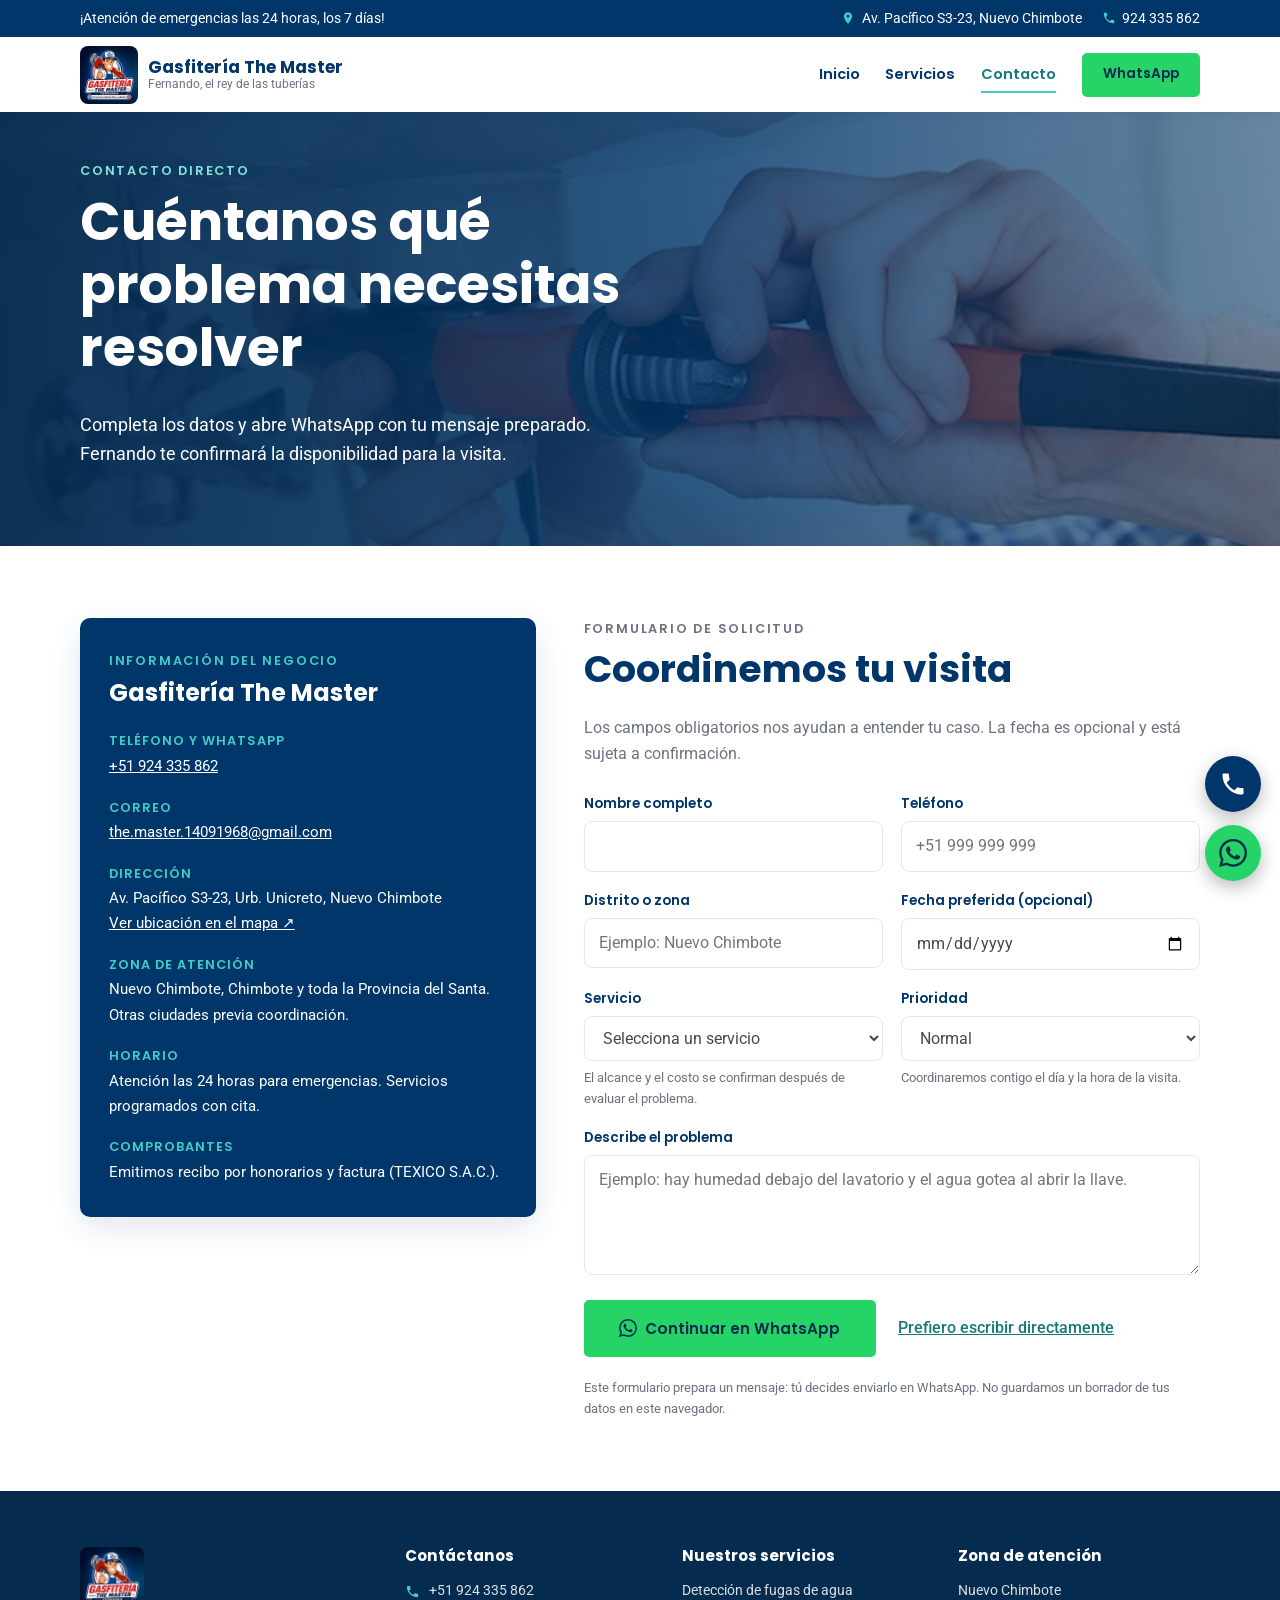
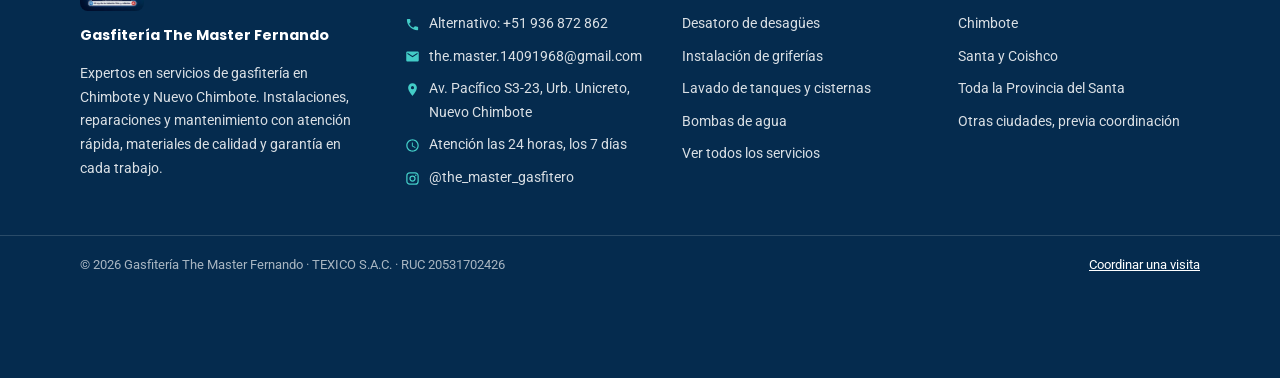
<file: form-action.html>
<!doctype html>
<html lang="es-PE"><head><meta charset="UTF-8"><meta name="viewport" content="width=device-width, initial-scale=1"><meta name="robots" content="noindex"><meta http-equiv="refresh" content="0;url=contact.html"><title>Contacto | Gasfitería The Master</title></head><body><p>Ahora puedes coordinar tu visita desde <a href="contact.html">nuestra página de contacto</a>.</p></body></html>
</file>
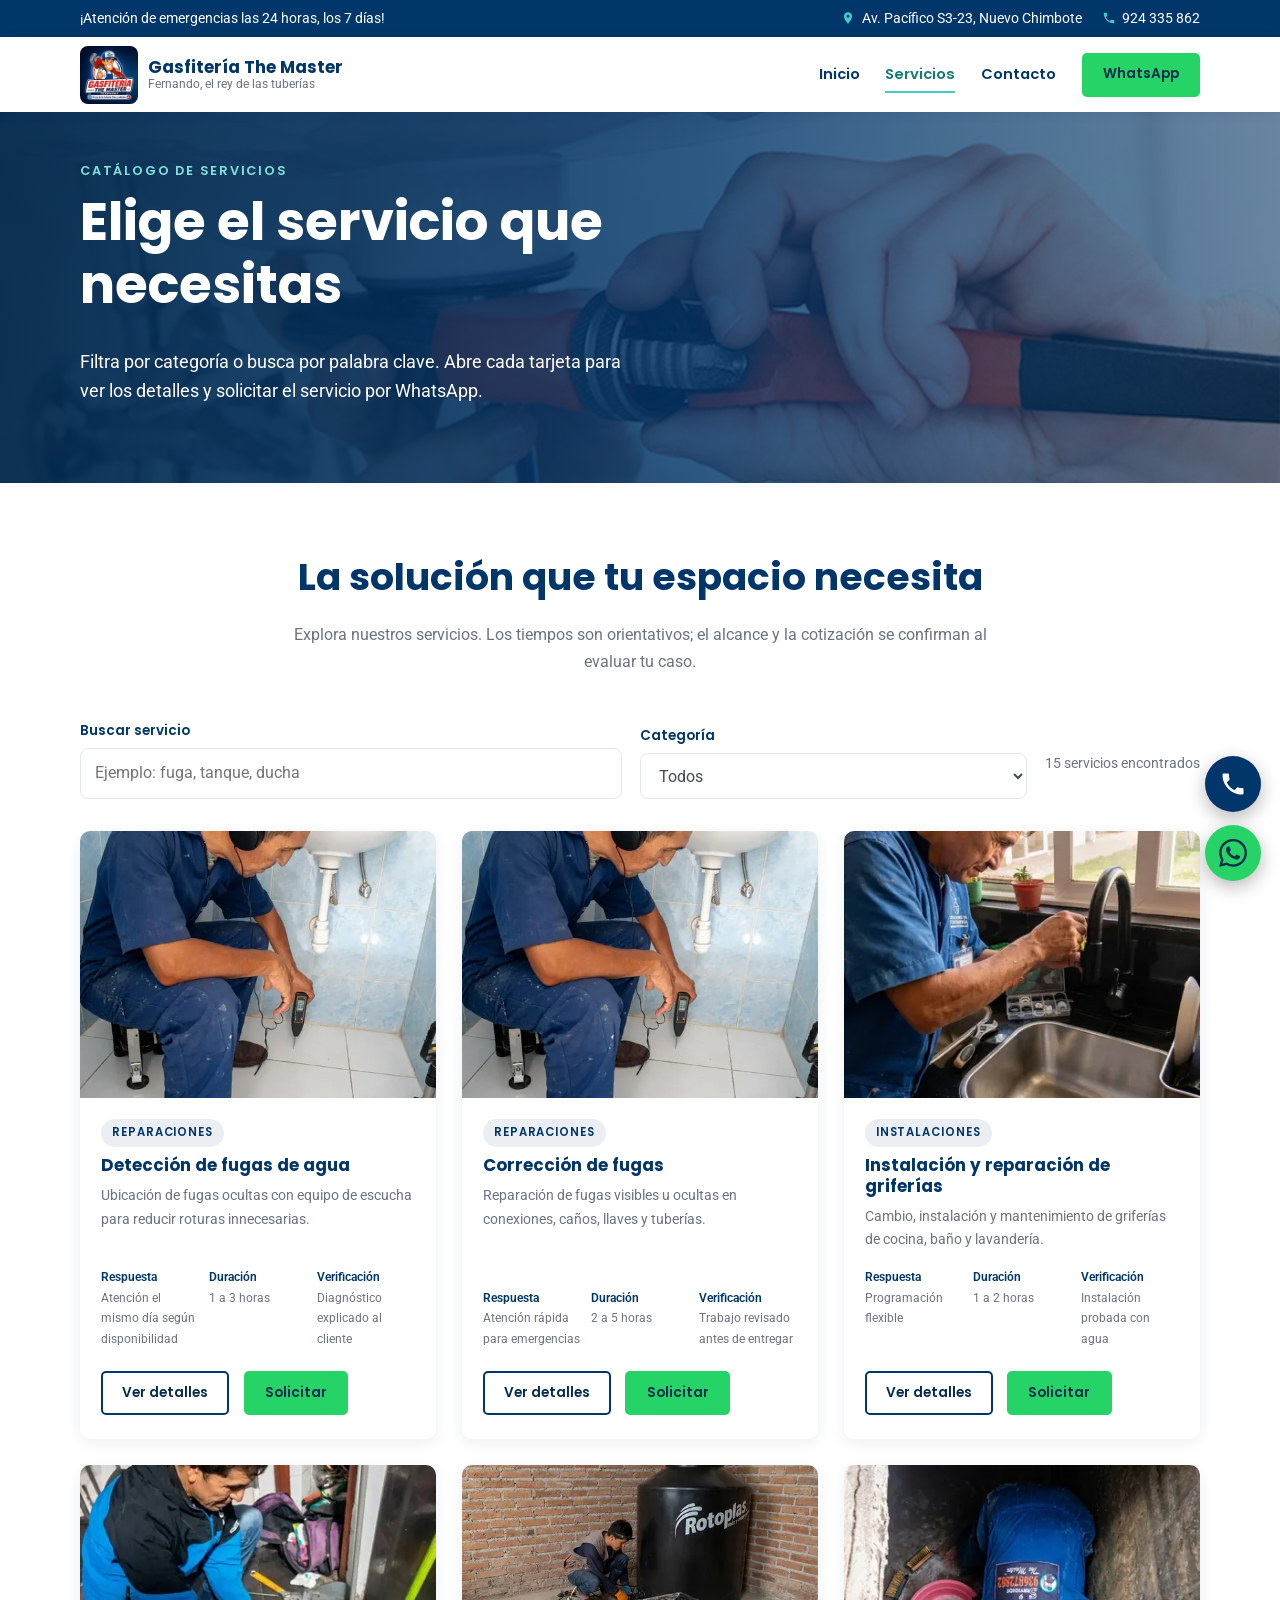
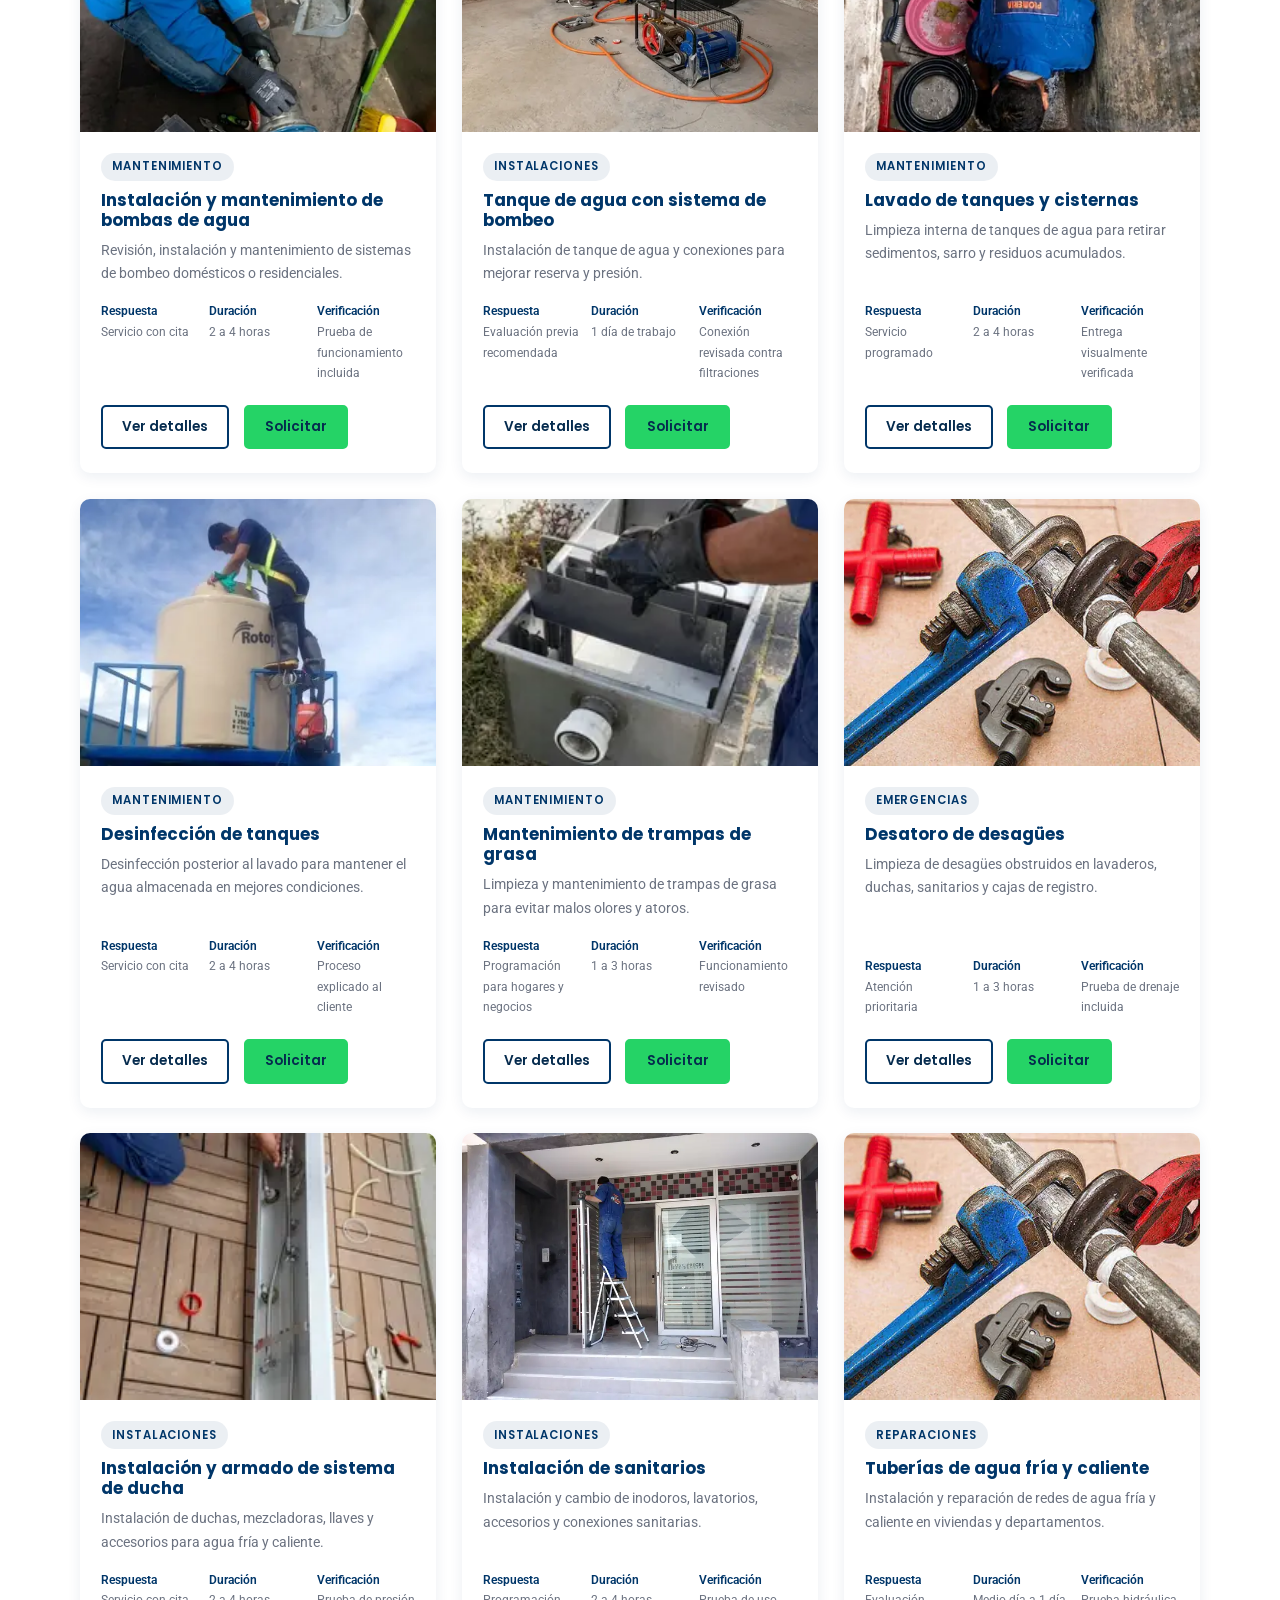
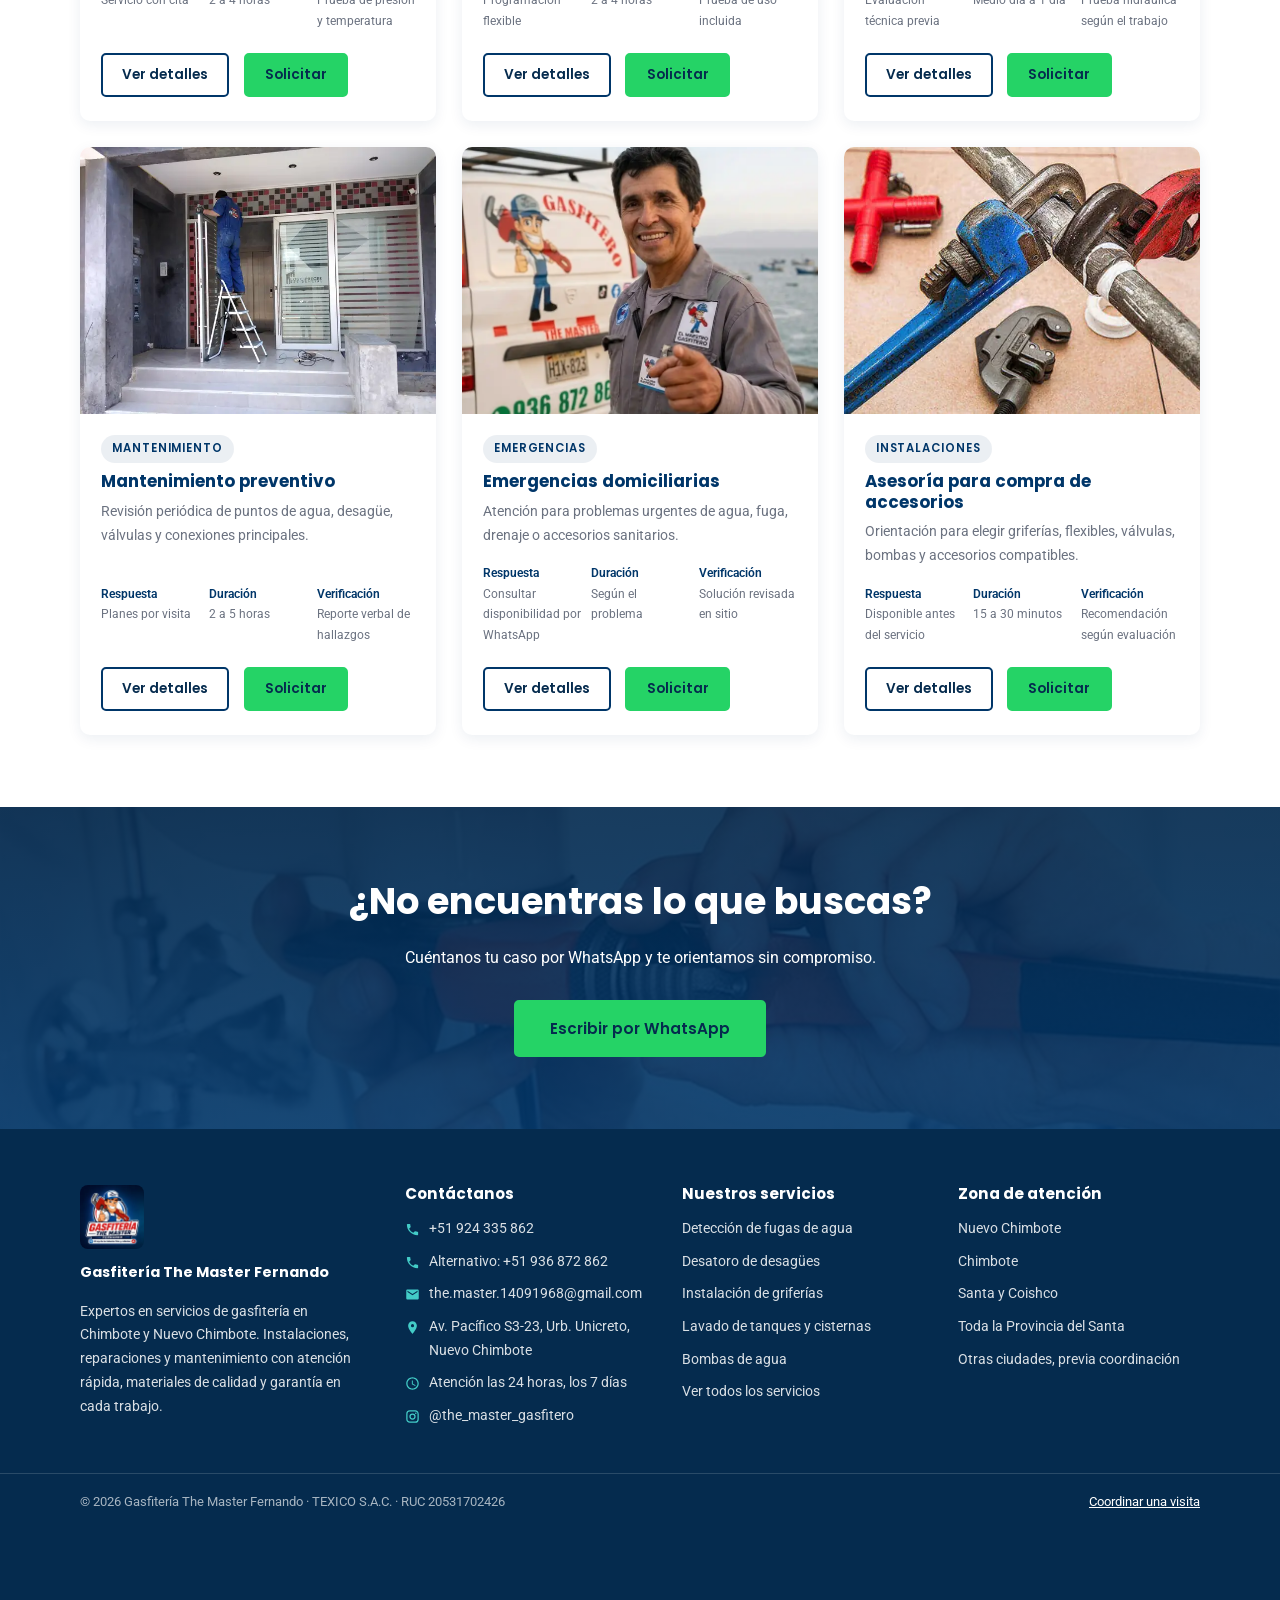
<file: services.html>
<!doctype html>
<html lang="es-PE">
  <head>
    <meta charset="UTF-8" />
    <meta name="viewport" content="width=device-width, initial-scale=1.0" />
    <title>Servicios de Gasfitería en Chimbote | The Master Fernando</title>
    <meta
      name="description"
      content="Servicios de gasfitería en Chimbote y Nuevo Chimbote: detección de fugas, griferías, bombas de agua, tanques, duchas, trampas de grasa, desatoros y emergencias 24 horas."
    />
<meta property="og:title" content="Servicios de Gasfitería The Master Fernando" />
    <meta
      property="og:description"
      content="15 servicios de gasfitería para reparaciones, instalaciones, mantenimiento y emergencias en la Provincia del Santa."
    />
    <link rel="canonical" href="https://themastergasfitero.com/services.html" />
    <meta property="og:url" content="https://themastergasfitero.com/services.html" />
    <meta property="og:locale" content="es_PE" />
    <meta name="theme-color" content="#003669" />
    <meta property="og:type" content="website" />
    <meta property="og:image" content="https://themastergasfitero.com/images/optimized/og-image.webp" />
    <meta name="twitter:card" content="summary_large_image" />
    <link rel="icon" href="images/optimized/favicon.png" type="image/png" />
    <link rel="preconnect" href="https://fonts.googleapis.com" />
    <link rel="preconnect" href="https://fonts.gstatic.com" crossorigin />
    <link
      href="https://fonts.googleapis.com/css2?family=Poppins:wght@600;700&family=Roboto:wght@400;500&display=swap"
      rel="stylesheet"
    />
    <link rel="stylesheet" href="styles/styles.css" />
  </head>
  <body>
    <script>document.documentElement.classList.add("js");</script>
    <a class="skip-link" href="#main-content">Saltar al contenido principal</a>

    <div class="topbar">
      <div class="wrap">
        <span class="topbar-item topbar-left">¡Atención de emergencias las 24 horas, los 7 días!</span>
        <div class="topbar-right">
          <span class="topbar-item">
            <svg viewBox="0 0 24 24" aria-hidden="true"><path d="M12 2C8.13 2 5 5.13 5 9c0 5.25 7 13 7 13s7-7.75 7-13c0-3.87-3.13-7-7-7zm0 9.5a2.5 2.5 0 1 1 0-5 2.5 2.5 0 0 1 0 5z"/></svg>
            Av. Pacífico S3-23, Nuevo Chimbote
          </span>
          <a class="topbar-item" href="tel:+51924335862">
            <svg viewBox="0 0 24 24" aria-hidden="true"><path d="M6.62 10.79c1.44 2.83 3.76 5.14 6.59 6.59l2.2-2.2c.27-.27.67-.36 1.02-.24 1.12.37 2.33.57 3.57.57.55 0 1 .45 1 1V20c0 .55-.45 1-1 1-9.39 0-17-7.61-17-17 0-.55.45-1 1-1h3.5c.55 0 1 .45 1 1 0 1.25.2 2.45.57 3.57.11.35.03.74-.25 1.02l-2.2 2.2z"/></svg>
            924 335 862
          </a>
        </div>
      </div>
    </div>

    <header class="site-header">
      <nav class="nav wrap" aria-label="Navegación principal">
        <a class="brand" href="index.html">
          <img src="images/optimized/logo-master.webp" alt="Logo de Gasfitería The Master" width="58" height="58" />
          <span>
            <strong>Gasfitería The Master</strong>
            <span>Fernando, el rey de las tuberías</span>
          </span>
        </a>
        <button class="nav-toggle" type="button" aria-label="Abrir menú" aria-controls="primary-nav" aria-expanded="false">
          <span class="hamburger" aria-hidden="true"></span>
        </button>
        <ul class="nav-links" id="primary-nav">
          <li><a class="nav-link" href="index.html">Inicio</a></li>
          <li><a class="nav-link" href="services.html">Servicios</a></li>
          <li><a class="nav-link" href="contact.html">Contacto</a></li>
          <li class="nav-cta">
            <a
              class="button button--small button--wa"
              href="https://wa.me/51924335862?text=Hola%20Fernando%2C%20necesito%20un%20servicio%20de%20gasfiter%C3%ADa."
              target="_blank"
              rel="noopener"
            >
              WhatsApp
            </a>
          </li>
        </ul>
      </nav>
    </header>

    <main id="main-content">
      <section class="hero hero--compact" aria-labelledby="services-title">
        <div class="wrap">
          <div class="hero-content">
            <p class="eyebrow">Catálogo de servicios</p>
            <h1 id="services-title">Elige el servicio que necesitas</h1>
            <p class="lead">
              Filtra por categoría o busca por palabra clave. Abre cada tarjeta para ver los detalles y solicitar el
              servicio por WhatsApp.
            </p>
          </div>
        </div>
      </section>

      <section class="section section--white" aria-labelledby="list-title">
        <div class="wrap">
          <div class="section-heading">
            <h2 id="list-title">La solución que tu espacio necesita</h2><p>Explora nuestros servicios. Los tiempos son orientativos; el alcance y la cotización se confirman al evaluar tu caso.</p>
          </div>

          <div class="filters" hidden aria-label="Filtros de servicios">
            <div class="field">
              <label for="service-search">Buscar servicio</label>
              <input id="service-search" type="search" placeholder="Ejemplo: fuga, tanque, ducha" autocomplete="off" />
            </div>
            <div class="field">
              <label for="category-filter">Categoría</label>
              <select id="category-filter"><option>Todos</option></select>
            </div>
            <p class="status" id="service-count" aria-live="polite">15 servicios disponibles</p>
          </div>

          <p class="status" id="services-status" aria-live="polite"></p>
          <div class="grid services-grid" id="services-grid"><article class="service-card" id="service-deteccion-fugas">
<img src="images/optimized/leak-detection.webp" alt="Fernando usando equipo de detección para ubicar una fuga bajo un lavatorio" width="520" height="390" loading="lazy">
<div class="service-card__body"><span class="pill">Reparaciones</span><h3>Detección de fugas de agua</h3><p>Ubicación de fugas ocultas con equipo de escucha para reducir roturas innecesarias.</p>
<a class="text-link" href="contact.html?service=deteccion-fugas">Consultar este servicio ↗</a></div></article><article class="service-card" id="service-correccion-fugas">
<img src="images/optimized/leak-detection.webp" alt="Revisión de instalación sanitaria para encontrar una fuga" width="520" height="390" loading="lazy">
<div class="service-card__body"><span class="pill">Reparaciones</span><h3>Corrección de fugas</h3><p>Reparación de fugas visibles u ocultas en conexiones, caños, llaves y tuberías.</p>
<a class="text-link" href="contact.html?service=correccion-fugas">Consultar este servicio ↗</a></div></article><article class="service-card" id="service-griferias">
<img src="images/optimized/faucets.webp" alt="Gasfitero instalando una grifería negra en una cocina" width="520" height="390" loading="lazy">
<div class="service-card__body"><span class="pill">Instalaciones</span><h3>Instalación y reparación de griferías</h3><p>Cambio, instalación y mantenimiento de griferías de cocina, baño y lavandería.</p>
<a class="text-link" href="contact.html?service=griferias">Consultar este servicio ↗</a></div></article><article class="service-card" id="service-bombas-agua">
<img src="images/optimized/pumps.webp" alt="Técnico trabajando en un sistema de bomba de agua" width="520" height="390" loading="lazy">
<div class="service-card__body"><span class="pill">Mantenimiento</span><h3>Instalación y mantenimiento de bombas de agua</h3><p>Revisión, instalación y mantenimiento de sistemas de bombeo domésticos o residenciales.</p>
<a class="text-link" href="contact.html?service=bombas-agua">Consultar este servicio ↗</a></div></article><article class="service-card" id="service-tanque-bombeo">
<img src="images/optimized/water-tank-system.webp" alt="Sistema de tanque de agua instalado con conexión de bombeo" width="520" height="390" loading="lazy">
<div class="service-card__body"><span class="pill">Instalaciones</span><h3>Tanque de agua con sistema de bombeo</h3><p>Instalación de tanque de agua y conexiones para mejorar reserva y presión.</p>
<a class="text-link" href="contact.html?service=tanque-bombeo">Consultar este servicio ↗</a></div></article><article class="service-card" id="service-lavado-tanques">
<img src="images/optimized/tank-cleaning.webp" alt="Gasfitero limpiando el interior de un tanque de agua" width="520" height="390" loading="lazy">
<div class="service-card__body"><span class="pill">Mantenimiento</span><h3>Lavado de tanques y cisternas</h3><p>Limpieza interna de tanques de agua para retirar sedimentos, sarro y residuos acumulados.</p>
<a class="text-link" href="contact.html?service=lavado-tanques">Consultar este servicio ↗</a></div></article><article class="service-card" id="service-desinfeccion-tanques">
<img src="images/optimized/tank-disinfection.webp" alt="Tanque de agua desinfectado después del mantenimiento" width="520" height="390" loading="lazy">
<div class="service-card__body"><span class="pill">Mantenimiento</span><h3>Desinfección de tanques</h3><p>Desinfección posterior al lavado para mantener el agua almacenada en mejores condiciones.</p>
<a class="text-link" href="contact.html?service=desinfeccion-tanques">Consultar este servicio ↗</a></div></article><article class="service-card" id="service-trampas-grasa">
<img src="images/optimized/grease-trap.webp" alt="Técnico limpiando una trampa de grasa metálica" width="520" height="390" loading="lazy">
<div class="service-card__body"><span class="pill">Mantenimiento</span><h3>Mantenimiento de trampas de grasa</h3><p>Limpieza y mantenimiento de trampas de grasa para evitar malos olores y atoros.</p>
<a class="text-link" href="contact.html?service=trampas-grasa">Consultar este servicio ↗</a></div></article><article class="service-card" id="service-desatoros">
<img src="images/optimized/tools.webp" alt="Herramientas de gasfitería listas para atender un desatoro" width="520" height="390" loading="lazy">
<div class="service-card__body"><span class="pill">Emergencias</span><h3>Desatoro de desagües</h3><p>Limpieza de desagües obstruidos en lavaderos, duchas, sanitarios y cajas de registro.</p>
<a class="text-link" href="contact.html?service=desatoros">Consultar este servicio ↗</a></div></article><article class="service-card" id="service-duchas">
<img src="images/optimized/shower-system.webp" alt="Sistema de ducha instalado con tuberías y accesorios" width="520" height="390" loading="lazy">
<div class="service-card__body"><span class="pill">Instalaciones</span><h3>Instalación y armado de sistema de ducha</h3><p>Instalación de duchas, mezcladoras, llaves y accesorios para agua fría y caliente.</p>
<a class="text-link" href="contact.html?service=duchas">Consultar este servicio ↗</a></div></article><article class="service-card" id="service-sanitarios">
<img src="images/optimized/field-installation.webp" alt="Gasfitero trabajando en una instalación residencial" width="520" height="390" loading="lazy">
<div class="service-card__body"><span class="pill">Instalaciones</span><h3>Instalación de sanitarios</h3><p>Instalación y cambio de inodoros, lavatorios, accesorios y conexiones sanitarias.</p>
<a class="text-link" href="contact.html?service=sanitarios">Consultar este servicio ↗</a></div></article><article class="service-card" id="service-tuberias-fria-caliente">
<img src="images/optimized/tools.webp" alt="Herramientas usadas para reparar tuberías de agua" width="520" height="390" loading="lazy">
<div class="service-card__body"><span class="pill">Reparaciones</span><h3>Tuberías de agua fría y caliente</h3><p>Instalación y reparación de redes de agua fría y caliente en viviendas y departamentos.</p>
<a class="text-link" href="contact.html?service=tuberias-fria-caliente">Consultar este servicio ↗</a></div></article><article class="service-card" id="service-mantenimiento-preventivo">
<img src="images/optimized/field-installation.webp" alt="Gasfitero realizando mantenimiento en un edificio" width="520" height="390" loading="lazy">
<div class="service-card__body"><span class="pill">Mantenimiento</span><h3>Mantenimiento preventivo</h3><p>Revisión periódica de puntos de agua, desagüe, válvulas y conexiones principales.</p>
<a class="text-link" href="contact.html?service=mantenimiento-preventivo">Consultar este servicio ↗</a></div></article><article class="service-card" id="service-emergencias-domiciliarias">
<img src="images/optimized/fernando.webp" alt="Fernando listo para atender una emergencia de gasfitería" width="520" height="390" loading="lazy">
<div class="service-card__body"><span class="pill">Emergencias</span><h3>Emergencias domiciliarias</h3><p>Atención para problemas urgentes de agua, fuga, drenaje o accesorios sanitarios.</p>
<a class="text-link" href="contact.html?service=emergencias-domiciliarias">Consultar este servicio ↗</a></div></article><article class="service-card" id="service-asesoria-compra">
<img src="images/optimized/tools.webp" alt="Herramientas y accesorios de gasfitería sobre una mesa" width="520" height="390" loading="lazy">
<div class="service-card__body"><span class="pill">Instalaciones</span><h3>Asesoría para compra de accesorios</h3><p>Orientación para elegir griferías, flexibles, válvulas, bombas y accesorios compatibles.</p>
<a class="text-link" href="contact.html?service=asesoria-compra">Consultar este servicio ↗</a></div></article></div>
        </div>
      </section>

      <section class="cta-band" aria-labelledby="cta-title">
        <div class="wrap">
          <h2 id="cta-title">¿No encuentras lo que buscas?</h2>
          <p>Cuéntanos tu caso por WhatsApp y te orientamos sin compromiso.</p>
          <div class="hero-actions">
            <a
              class="button button--wa"
              href="https://wa.me/51924335862?text=Hola%20Fernando%2C%20necesito%20ayuda%20con%20un%20problema%20de%20gasfiter%C3%ADa."
              target="_blank"
              rel="noopener"
            >
              Escribir por WhatsApp
            </a>
          </div>
        </div>
      </section>
    </main>

    <dialog class="modal" id="service-dialog" aria-labelledby="dialog-title">
      <div class="modal__inner">
        <div class="modal__header">
          <h2 id="dialog-title">Detalle del servicio</h2>
          <button class="modal-close" type="button" aria-label="Cerrar detalle">✕</button>
        </div>
        <div id="dialog-content"></div>
      </div>
    </dialog>

    <footer class="site-footer">
      <div class="wrap footer-grid">
        <div class="footer-brand">
          <img src="images/optimized/logo-master.webp" alt="Logo de Gasfitería The Master" width="64" height="64" loading="lazy" />
          <strong>Gasfitería The Master Fernando</strong>
          <p>
            Expertos en servicios de gasfitería en Chimbote y Nuevo Chimbote. Instalaciones, reparaciones y
            mantenimiento con atención rápida, materiales de calidad y garantía en cada trabajo.
          </p>
        </div>
        <div>
          <h2 class="footer-title">Contáctanos</h2>
          <ul class="footer-list">
            <li class="footer-item">
              <svg viewBox="0 0 24 24" aria-hidden="true"><path d="M6.62 10.79c1.44 2.83 3.76 5.14 6.59 6.59l2.2-2.2c.27-.27.67-.36 1.02-.24 1.12.37 2.33.57 3.57.57.55 0 1 .45 1 1V20c0 .55-.45 1-1 1-9.39 0-17-7.61-17-17 0-.55.45-1 1-1h3.5c.55 0 1 .45 1 1 0 1.25.2 2.45.57 3.57.11.35.03.74-.25 1.02l-2.2 2.2z"/></svg>
              <a href="tel:+51924335862">+51 924 335 862</a>
            </li>
            <li class="footer-item">
              <svg viewBox="0 0 24 24" aria-hidden="true"><path d="M6.62 10.79c1.44 2.83 3.76 5.14 6.59 6.59l2.2-2.2c.27-.27.67-.36 1.02-.24 1.12.37 2.33.57 3.57.57.55 0 1 .45 1 1V20c0 .55-.45 1-1 1-9.39 0-17-7.61-17-17 0-.55.45-1 1-1h3.5c.55 0 1 .45 1 1 0 1.25.2 2.45.57 3.57.11.35.03.74-.25 1.02l-2.2 2.2z"/></svg>
              <a href="tel:+51936872862">Alternativo: +51 936 872 862</a>
            </li>
            <li class="footer-item">
              <svg viewBox="0 0 24 24" aria-hidden="true"><path d="M20 4H4c-1.1 0-1.99.9-1.99 2L2 18c0 1.1.9 2 2 2h16c1.1 0 2-.9 2-2V6c0-1.1-.9-2-2-2zm0 4-8 5-8-5V6l8 5 8-5v2z"/></svg>
              <a href="mailto:the.master.14091968@gmail.com">the.master.14091968@gmail.com</a>
            </li>
            <li class="footer-item">
              <svg viewBox="0 0 24 24" aria-hidden="true"><path d="M12 2C8.13 2 5 5.13 5 9c0 5.25 7 13 7 13s7-7.75 7-13c0-3.87-3.13-7-7-7zm0 9.5a2.5 2.5 0 1 1 0-5 2.5 2.5 0 0 1 0 5z"/></svg>
              <span>Av. Pacífico S3-23, Urb. Unicreto, Nuevo Chimbote</span>
            </li>
            <li class="footer-item">
              <svg viewBox="0 0 24 24" aria-hidden="true"><path d="M11.99 2C6.47 2 2 6.48 2 12s4.47 10 9.99 10C17.52 22 22 17.52 22 12S17.52 2 11.99 2zM12 20c-4.42 0-8-3.58-8-8s3.58-8 8-8 8 3.58 8 8-3.58 8-8 8zm.5-13H11v6l5.25 3.15.75-1.23-4.5-2.67z"/></svg>
              <span>Atención las 24 horas, los 7 días</span>
            </li>
            <li class="footer-item">
              <svg viewBox="0 0 24 24" aria-hidden="true"><path d="M7.8 2h8.4C19.4 2 22 4.6 22 7.8v8.4a5.8 5.8 0 0 1-5.8 5.8H7.8C4.6 22 2 19.4 2 16.2V7.8A5.8 5.8 0 0 1 7.8 2m-.2 2A3.6 3.6 0 0 0 4 7.6v8.8C4 18.39 5.61 20 7.6 20h8.8a3.6 3.6 0 0 0 3.6-3.6V7.6C20 5.61 18.39 4 16.4 4H7.6m9.65 1.5a1.25 1.25 0 0 1 1.25 1.25A1.25 1.25 0 0 1 17.25 8 1.25 1.25 0 0 1 16 6.75a1.25 1.25 0 0 1 1.25-1.25M12 7a5 5 0 0 1 5 5 5 5 0 0 1-5 5 5 5 0 0 1-5-5 5 5 0 0 1 5-5m0 2a3 3 0 0 0-3 3 3 3 0 0 0 3 3 3 3 0 0 0 3-3 3 3 0 0 0-3-3z"/></svg>
              <a href="https://www.instagram.com/the_master_gasfitero" target="_blank" rel="noopener">@the_master_gasfitero</a>
            </li>
          </ul>
        </div>
        <div>
          <h2 class="footer-title">Nuestros servicios</h2>
          <ul class="footer-list">
            <li><a href="services.html?service=deteccion-fugas">Detección de fugas de agua</a></li>
            <li><a href="services.html?service=desatoros">Desatoro de desagües</a></li>
            <li><a href="services.html?service=griferias">Instalación de griferías</a></li>
            <li><a href="services.html?service=lavado-tanques">Lavado de tanques y cisternas</a></li>
            <li><a href="services.html?service=bombas-agua">Bombas de agua</a></li>
            <li><a href="services.html">Ver todos los servicios</a></li>
          </ul>
        </div>
        <div>
          <h2 class="footer-title">Zona de atención</h2>
          <ul class="footer-list">
            <li>Nuevo Chimbote</li>
            <li>Chimbote</li>
            <li>Santa y Coishco</li>
            <li>Toda la Provincia del Santa</li>
            <li>Otras ciudades, previa coordinación</li>
          </ul>
        </div>
      </div>
      <div class="footer-bottom">
        <div class="wrap">
          <span>&copy; <span id="currentyear">2026</span> Gasfitería The Master Fernando · TEXICO S.A.C. · RUC 20531702426</span>
          <a href="contact.html">Coordinar una visita</a>
        </div>
      </div>
    </footer>

    <a
      class="float-call"
      href="tel:+51924335862"
      aria-label="Llamar a Gasfitería The Master"
    >
      <svg viewBox="0 0 24 24" aria-hidden="true"><path d="M6.62 10.79c1.44 2.83 3.76 5.14 6.59 6.59l2.2-2.2c.27-.27.67-.36 1.02-.24 1.12.37 2.33.57 3.57.57.55 0 1 .45 1 1V20c0 .55-.45 1-1 1-9.39 0-17-7.61-17-17 0-.55.45-1 1-1h3.5c.55 0 1 .45 1 1 0 1.25.2 2.45.57 3.57.11.35.03.74-.25 1.02l-2.2 2.2z"/></svg>
    </a>
    <a
      class="float-wa"
      href="https://wa.me/51924335862?text=Hola%20Fernando%2C%20necesito%20un%20servicio%20de%20gasfiter%C3%ADa."
      target="_blank"
      rel="noopener"
      aria-label="Escribir por WhatsApp a Gasfitería The Master"
    >
      <svg viewBox="0 0 24 24" aria-hidden="true"><path d="M17.472 14.382c-.297-.149-1.758-.867-2.03-.967-.273-.099-.471-.148-.67.15-.197.297-.767.966-.94 1.164-.173.199-.347.223-.644.075-.297-.15-1.255-.463-2.39-1.475-.883-.788-1.48-1.761-1.653-2.059-.173-.297-.018-.458.13-.606.134-.133.298-.347.446-.52.149-.174.198-.298.298-.497.099-.198.05-.371-.025-.52-.075-.149-.669-1.612-.916-2.207-.242-.579-.487-.5-.669-.51-.173-.008-.371-.01-.57-.01-.198 0-.52.074-.792.372-.272.297-1.04 1.016-1.04 2.479 0 1.462 1.065 2.875 1.213 3.074.149.198 2.096 3.2 5.077 4.487.709.306 1.262.489 1.694.625.712.227 1.36.195 1.871.118.571-.085 1.758-.719 2.006-1.413.248-.694.248-1.289.173-1.413-.074-.124-.272-.198-.57-.347m-5.421 7.403h-.004a9.87 9.87 0 0 1-5.031-1.378l-.361-.214-3.741.982.998-3.648-.235-.374a9.86 9.86 0 0 1-1.51-5.26c.001-5.45 4.436-9.884 9.888-9.884 2.64 0 5.122 1.03 6.988 2.898a9.825 9.825 0 0 1 2.893 6.994c-.003 5.45-4.437 9.884-9.885 9.884m8.413-18.297A11.815 11.815 0 0 0 12.05 0C5.495 0 .16 5.335.157 11.892c0 2.096.547 4.142 1.588 5.945L.057 24l6.305-1.654a11.882 11.882 0 0 0 5.683 1.448h.005c6.554 0 11.89-5.335 11.893-11.893a11.821 11.821 0 0 0-3.48-8.413"/></svg>
    </a>

    <script type="module" src="scripts/site.js"></script>
    <script type="module" src="scripts/services.js"></script>
  </body>
</html>
</file>
<file: styles/styles.css>
/* ============================================================
   Gasfitería The Master Fernando — Nuevo Chimbote
   Paleta: azul marino #003669 + turquesa #43ccc7 (referencia)
   Tipografía: Poppins (títulos) + Roboto (cuerpo)
   ============================================================ */

:root {
  --navy: #003669;
  --navy-dark: #052b4e;
  --navy-alt: #063764;
  --turquoise: #43ccc7;
  --turquoise-dark: #2fb0ab;
  --wa: #25d366;
  --wa-dark: #1eb757;
  --bg: #f6f7f9;
  --surface: #ffffff;
  --text: #43494f;
  --muted: #6b7280;
  --border: #e2e8ee;
  --shadow: 0 10px 30px rgb(0 54 105 / 12%);
  --shadow-soft: 0 4px 14px rgb(0 54 105 / 8%);
  --radius: 10px;
  --heading-font: "Poppins", "Segoe UI", sans-serif;
  --body-font: "Roboto", Arial, sans-serif;
}

* {
  box-sizing: border-box;
}

html {
  scroll-behavior: smooth;
}

body {
  margin: 0;
  color: var(--text);
  font-family: var(--body-font);
  font-size: 1rem;
  line-height: 1.65;
  background: var(--surface);
  overflow-x: clip;
}

img {
  display: block;
  max-width: 100%;
  height: auto;
}

a {
  color: var(--turquoise-dark);
}

h1,
h2,
h3,
h4 {
  font-family: var(--heading-font);
  color: var(--navy);
  line-height: 1.2;
  margin: 0 0 0.6em;
}

button,
input,
select,
textarea {
  font: inherit;
}

[hidden] {
  display: none !important;
}

.wrap {
  width: min(1120px, 100% - 2.5rem);
  margin-inline: auto;
}

.skip-link {
  position: absolute;
  top: -100px;
  left: 0.5rem;
  z-index: 60;
  background: var(--navy);
  color: #fff;
  padding: 0.6rem 1rem;
  border-radius: 0 0 8px 8px;
  text-decoration: none;
}

.skip-link:focus {
  top: 0;
}

/* ---------- Top bar ---------- */

.topbar {
  background: var(--navy);
  color: #fff;
  font-size: 0.85rem;
}

.topbar .wrap {
  display: flex;
  justify-content: space-between;
  align-items: center;
  gap: 1rem;
  padding-block: 0.45rem;
  flex-wrap: wrap;
}

.topbar a {
  color: #fff;
  text-decoration: none;
}

.topbar a:hover {
  text-decoration: underline;
}

.topbar-item {
  display: inline-flex;
  align-items: center;
  gap: 0.4rem;
}

.topbar-item svg {
  width: 14px;
  height: 14px;
  fill: var(--turquoise);
  flex: none;
}

.topbar-right {
  display: flex;
  gap: 1.25rem;
  flex-wrap: wrap;
}

/* ---------- Header / nav ---------- */

.site-header {
  background: var(--surface);
  box-shadow: 0 2px 10px rgb(0 54 105 / 8%);
  position: sticky;
  top: 0;
  z-index: 50;
}

.nav {
  display: flex;
  align-items: center;
  justify-content: space-between;
  gap: 1rem;
  padding-block: 0.55rem;
  position: relative;
}

.brand {
  display: flex;
  align-items: center;
  gap: 0.65rem;
  text-decoration: none;
}

.brand img {
  width: 58px;
  height: 58px;
  border-radius: 50%;
}

.brand span {
  display: flex;
  flex-direction: column;
  line-height: 1.2;
}

.brand strong {
  font-family: var(--heading-font);
  font-size: 1.05rem;
  color: var(--navy);
}

.brand span span {
  font-size: 0.75rem;
  color: var(--muted);
}

.nav-links {
  list-style: none;
  display: flex;
  align-items: center;
  gap: 1.6rem;
  margin: 0;
  padding: 0;
}

.nav-link {
  font-family: var(--heading-font);
  font-weight: 600;
  font-size: 0.92rem;
  color: var(--navy);
  text-decoration: none;
  padding: 0.4rem 0;
  border-bottom: 2px solid transparent;
}

.nav-link:hover,
.nav-link[aria-current="page"] {
  color: var(--turquoise-dark);
  border-bottom-color: var(--turquoise);
}

.nav-cta {
  display: inline-flex;
}

.nav-toggle {
  display: none;
  background: none;
  border: 0;
  padding: 0.5rem;
  cursor: pointer;
}

.hamburger,
.hamburger::before,
.hamburger::after {
  content: "";
  display: block;
  width: 24px;
  height: 3px;
  border-radius: 2px;
  background: var(--navy);
  transition: transform 0.2s ease;
}

.hamburger {
  position: relative;
}

.hamburger::before {
  position: absolute;
  top: -8px;
}

.hamburger::after {
  position: absolute;
  top: 8px;
}

/* ---------- Botones ---------- */

.button {
  display: inline-flex;
  align-items: center;
  justify-content: center;
  gap: 0.5rem;
  background: var(--turquoise);
  color: #fff;
  font-family: var(--heading-font);
  font-weight: 600;
  font-size: 0.95rem;
  text-decoration: none;
  border: 2px solid var(--turquoise);
  border-radius: 8px;
  padding: 0.85rem 2.1rem;
  cursor: pointer;
  transition: background 0.2s ease, border-color 0.2s ease, transform 0.15s ease;
}

.button:hover {
  background: var(--turquoise-dark);
  border-color: var(--turquoise-dark);
  transform: translateY(-1px);
}

.button--outline {
  background: transparent;
  color: #fff;
  border-color: rgb(255 255 255 / 70%);
}

.button--outline:hover {
  background: rgb(255 255 255 / 12%);
  border-color: #fff;
}

.button--outline-navy {
  background: transparent;
  color: var(--navy);
  border-color: var(--navy);
}

.button--outline-navy:hover {
  background: var(--navy);
  border-color: var(--navy);
  color: #fff;
}

.button--wa {
  background: var(--wa);
  border-color: var(--wa);
}

.button--wa:hover {
  background: var(--wa-dark);
  border-color: var(--wa-dark);
}

.button--small {
  padding: 0.55rem 1.2rem;
  font-size: 0.85rem;
}

.button svg {
  width: 18px;
  height: 18px;
  fill: currentcolor;
  flex: none;
}

.text-link {
  color: var(--turquoise-dark);
  font-weight: 500;
}

/* ---------- Hero ---------- */

.hero {
  position: relative;
  min-height: 560px;
  display: flex;
  align-items: center;
  background:
    linear-gradient(90deg, rgb(0 40 78 / 92%) 0%, rgb(0 54 105 / 78%) 45%, rgb(0 54 105 / 40%) 100%),
    url("../images/optimized/hero-bg.webp") center 30% / cover no-repeat;
  color: #fff;
  padding-block: 4rem;
}

.hero-content {
  max-width: 620px;
}

.hero h1 {
  color: #fff;
  font-size: clamp(2.1rem, 5vw, 3.3rem);
  font-weight: 700;
}

.hero .lead {
  font-size: 1.1rem;
  max-width: 34rem;
  margin-bottom: 1.8rem;
}

.eyebrow {
  font-family: var(--heading-font);
  font-weight: 600;
  font-size: 0.8rem;
  text-transform: uppercase;
  letter-spacing: 0.14em;
  color: var(--turquoise);
  margin: 0 0 0.5rem;
}

.hero-actions {
  display: flex;
  gap: 0.9rem;
  flex-wrap: wrap;
  margin-bottom: 1.6rem;
}

.trust-list {
  list-style: none;
  display: flex;
  gap: 0.6rem 1.5rem;
  flex-wrap: wrap;
  margin: 0;
  padding: 0;
  font-size: 0.9rem;
}

.trust-list li {
  display: inline-flex;
  align-items: center;
  gap: 0.45rem;
}

.trust-list svg {
  width: 16px;
  height: 16px;
  fill: var(--turquoise);
  flex: none;
}

.hero--compact {
  min-height: 300px;
  padding-block: 3rem;
  background:
    linear-gradient(90deg, rgb(0 40 78 / 94%) 0%, rgb(0 54 105 / 82%) 55%, rgb(0 54 105 / 55%) 100%),
    url("../images/optimized/hero-bg.webp") center 25% / cover no-repeat;
}

/* ---------- Secciones ---------- */

.section {
  padding-block: 4.5rem;
  background: var(--bg);
}

.section--white {
  background: var(--surface);
}

.section-heading {
  text-align: center;
  max-width: 44rem;
  margin: 0 auto 2.8rem;
}

.section-heading h2 {
  font-size: clamp(1.6rem, 3.4vw, 2.35rem);
  font-weight: 700;
}

.section-heading p {
  color: var(--muted);
}

.section-actions {
  text-align: center;
  margin-top: 2.4rem;
  display: flex;
  gap: 1rem;
  justify-content: center;
  flex-wrap: wrap;
  align-items: center;
}

/* ---------- Bloque presentación ---------- */

.split {
  display: grid;
  grid-template-columns: 1fr 1.15fr;
  gap: 3rem;
  align-items: center;
}

.portrait img {
  border-radius: var(--radius);
  box-shadow: var(--shadow);
  width: 100%;
}

.split h2 {
  font-size: clamp(1.55rem, 3vw, 2.2rem);
}

.check-list {
  list-style: none;
  padding: 0;
  margin: 1.2rem 0 1.8rem;
  display: grid;
  gap: 0.65rem;
}

.check-list li {
  display: flex;
  align-items: flex-start;
  gap: 0.6rem;
}

.check-list svg {
  width: 18px;
  height: 18px;
  fill: var(--turquoise);
  flex: none;
  margin-top: 0.25rem;
}

.cred-chips {
  display: flex;
  flex-wrap: wrap;
  gap: 0.5rem;
  margin: 0 0 1.6rem;
  padding: 0;
  list-style: none;
}

.cred-chips li {
  background: rgb(67 204 199 / 12%);
  border: 1px solid rgb(67 204 199 / 45%);
  color: var(--navy);
  font-size: 0.78rem;
  font-weight: 500;
  padding: 0.3rem 0.75rem;
  border-radius: 100px;
}

/* ---------- ¿Por qué elegirnos? ---------- */

.why-layout {
  display: grid;
  grid-template-columns: 1.15fr 1fr;
  gap: 2.5rem;
  align-items: center;
}

.why-grid {
  display: grid;
  grid-template-columns: repeat(2, 1fr);
  gap: 1.2rem;
}

.why-card {
  background: var(--surface);
  border-radius: var(--radius);
  box-shadow: var(--shadow-soft);
  padding: 1.8rem 1.4rem;
  text-align: center;
}

.why-card svg {
  width: 38px;
  height: 38px;
  fill: var(--navy);
  margin-bottom: 0.8rem;
}

.why-card h3 {
  color: var(--turquoise-dark);
  font-size: 1.02rem;
  margin-bottom: 0.5rem;
}

.why-card p {
  font-size: 0.88rem;
  margin: 0;
  color: var(--muted);
}

.why-photo img {
  border-radius: var(--radius);
  box-shadow: var(--shadow);
  width: 100%;
  object-fit: cover;
  aspect-ratio: 4 / 5;
}

/* ---------- Clientes ---------- */

.clients-strip {
  background: var(--navy);
  color: #fff;
  padding-block: 2rem;
  text-align: center;
  overflow: hidden;
}
.clients-heading { margin-bottom: 1.25rem; }
.clients-strip h2 {
  color: #fff;
  font-size: clamp(.95rem, 2vw, 1.15rem);
  font-weight: 600;
  text-transform: uppercase;
  letter-spacing: .12em;
  margin: 0 auto 1rem;
}
.clients-marquee {
  overflow: hidden;
  max-width: 1440px;
  margin-inline: auto;
  mask-image: linear-gradient(to right, transparent, #000 4%, #000 96%, transparent);
}
.clients-track { display: flex; width: max-content; }
.clients-list {
  list-style: none;
  display: flex;
  flex-shrink: 0;
  gap: 1.5rem;
  margin: 0;
  padding: 0 1.5rem 0 0;
}
.client-card {
  width: 220px;
  flex-shrink: 0;
  font-family: var(--heading-font);
  font-size: .85rem;
  font-weight: 600;
}
.client-card > span { display: block; margin-top: 1.25rem; color: #ffffffcf; font-size: .8rem; font-weight: 500; }
.client-logo {
  height: 112px;
  display: flex;
  align-items: center;
  justify-content: center;
  background: transparent;
  border: 0;
  overflow: hidden;
}
.client-logo > img { width: 160px; height: 80px; object-fit: contain; filter: brightness(0) invert(1); }
/* Render existing brand artwork in white without changing the source files. */
.client-logo--vecor,
.client-logo--meraki { background: var(--navy); }
.client-logo--vecor > img,
.client-logo--meraki > img { mix-blend-mode: screen; }
.client-logo--vecor > img { width: 112px; height: 112px; filter: grayscale(1) brightness(2) contrast(20); }
.client-logo--meraki > img { width: 180px; height: 112px; object-fit: cover; filter: grayscale(1) brightness(2) contrast(20); clip-path: inset(18% 20% 20% 20%); }
.client-logo--placeholder { color: #fff; }
.client-logo svg { width: 80px; height: 64px; }
.clients-strip.is-ready .clients-track { animation: clients-scroll 38s linear infinite; }
@keyframes clients-scroll { to { transform: translateX(-50%); } }
.clients-strip:not(.is-ready) .clients-marquee { overflow-x: auto; }
@media (max-width: 700px) {
  .clients-strip { padding-block: 1.75rem; }
  .client-card { width: 180px; font-size: .78rem; }
  .client-logo { height: 112px; }
  .clients-list { gap: 1rem; padding-right: 1rem; }
}
@media (prefers-reduced-motion: reduce) {
  .clients-strip .clients-track { animation: none; width: auto; }
  .clients-list { width: 100%; flex-wrap: wrap; justify-content: center; padding: 0 1rem; }
  .clients-list[aria-hidden="true"] { display: none; }
  .clients-marquee { mask-image: none; }
}

/* ---------- Tarjetas de servicios ---------- */

.grid {
  display: grid;
  gap: 1.6rem;
}

.services-grid {
  grid-template-columns: repeat(auto-fill, minmax(280px, 1fr));
}

.service-card {
  background: var(--surface);
  border-radius: var(--radius);
  box-shadow: var(--shadow-soft);
  overflow: hidden;
  display: flex;
  flex-direction: column;
  transition: transform 0.2s ease, box-shadow 0.2s ease;
}

.service-card:hover {
  transform: translateY(-4px);
  box-shadow: var(--shadow);
}

.service-card img {
  width: 100%;
  aspect-ratio: 4 / 3;
  object-fit: cover;
}

.service-card__body {
  padding: 1.3rem 1.3rem 1.5rem;
  display: flex;
  flex-direction: column;
  gap: 0.55rem;
  flex: 1;
}

.service-card__body h3 {
  font-size: 1.05rem;
  margin: 0;
}

.service-card__body p {
  margin: 0;
  font-size: 0.9rem;
  color: var(--muted);
  flex: 1;
}

.card-meta {
  display: flex;
  justify-content: space-between;
  align-items: center;
}

.pill {
  display: inline-block;
  background: rgb(0 54 105 / 8%);
  color: var(--navy);
  font-size: 0.72rem;
  font-weight: 600;
  font-family: var(--heading-font);
  text-transform: uppercase;
  letter-spacing: 0.08em;
  padding: 0.28rem 0.7rem;
  border-radius: 100px;
  width: fit-content;
}

.service-facts {
  display: grid;
  grid-template-columns: repeat(3, 1fr);
  gap: 0.6rem;
  margin: 0.4rem 0 0.8rem;
  font-size: 0.78rem;
}

.service-facts dt {
  font-weight: 600;
  color: var(--navy);
}

.service-facts dd {
  margin: 0;
  color: var(--muted);
}

.status {
  font-size: 0.85rem;
  color: var(--muted);
  text-align: center;
}

.notice {
  background: rgb(67 204 199 / 10%);
  border: 1px solid rgb(67 204 199 / 40%);
  border-radius: var(--radius);
  padding: 1rem 1.3rem;
  grid-column: 1 / -1;
}

/* ---------- Galería ---------- */

.gallery-grid {
  display: grid;
  grid-template-columns: repeat(3, 1fr);
  gap: 1.2rem;
}

.gallery-grid figure {
  margin: 0;
  position: relative;
  border-radius: var(--radius);
  overflow: hidden;
  box-shadow: var(--shadow-soft);
}

.gallery-grid img {
  width: 100%;
  aspect-ratio: 4 / 3;
  object-fit: cover;
  transition: transform 0.3s ease;
}

.gallery-grid figure:hover img {
  transform: scale(1.05);
}

.gallery-grid figcaption {
  position: absolute;
  inset: auto 0 0;
  background: linear-gradient(transparent, rgb(0 40 78 / 88%));
  color: #fff;
  font-size: 0.85rem;
  font-weight: 500;
  padding: 1.6rem 1rem 0.75rem;
}

/* ---------- Cómo trabajamos ---------- */

.steps-grid {
  display: grid;
  grid-template-columns: repeat(4, 1fr);
  gap: 1.2rem;
  counter-reset: paso;
}

.step-card {
  background: var(--surface);
  border-radius: var(--radius);
  box-shadow: var(--shadow-soft);
  padding: 1.8rem 1.4rem;
  position: relative;
  counter-increment: paso;
}

.step-card::before {
  content: counter(paso, decimal-leading-zero);
  display: block;
  font-family: var(--heading-font);
  font-size: 1.9rem;
  font-weight: 700;
  color: var(--turquoise);
  margin-bottom: 0.5rem;
}

.step-card h3 {
  font-size: 1rem;
  margin-bottom: 0.4rem;
}

.step-card p {
  font-size: 0.87rem;
  color: var(--muted);
  margin: 0;
}

/* ---------- FAQ ---------- */

.faq-layout {
  display: grid;
  grid-template-columns: 1.1fr 1fr;
  gap: 3rem;
  align-items: start;
}

.faq-photo img {
  border-radius: var(--radius);
  box-shadow: var(--shadow);
  width: 100%;
  object-fit: cover;
  aspect-ratio: 4 / 5;
  position: sticky;
  top: 100px;
}

.faq-list {
  display: grid;
  gap: 0.8rem;
}

.faq-list details {
  background: var(--surface);
  border-radius: var(--radius);
  box-shadow: var(--shadow-soft);
  padding: 1rem 1.3rem;
}

.faq-list summary {
  font-family: var(--heading-font);
  font-weight: 600;
  color: var(--navy);
  cursor: pointer;
  list-style: none;
  display: flex;
  justify-content: space-between;
  align-items: center;
  gap: 1rem;
}

.faq-list summary::-webkit-details-marker {
  display: none;
}

.faq-list summary::after {
  content: "+";
  font-size: 1.4rem;
  color: var(--turquoise-dark);
  flex: none;
  line-height: 1;
}

.faq-list details[open] summary::after {
  content: "\2212";
}

.faq-list details p {
  margin: 0.8rem 0 0.2rem;
  font-size: 0.92rem;
}

/* ---------- CTA final ---------- */

.cta-band {
  background:
    linear-gradient(rgb(0 40 78 / 90%), rgb(0 54 105 / 90%)),
    url("../images/optimized/hero-bg.webp") center 40% / cover no-repeat;
  color: #fff;
  text-align: center;
  padding-block: 4.5rem;
}

.cta-band h2 {
  color: #fff;
  font-size: clamp(1.6rem, 3.4vw, 2.3rem);
}

.cta-band p {
  max-width: 40rem;
  margin: 0 auto 1.8rem;
}

.cta-band .hero-actions {
  justify-content: center;
  margin-bottom: 0;
}

/* ---------- Contacto ---------- */

.contact-layout {
  display: grid;
  grid-template-columns: 0.85fr 1.15fr;
  gap: 3rem;
  align-items: start;
}

.contact-panel {
  background: var(--navy);
  color: #fff;
  border-radius: var(--radius);
  padding: 2rem 1.8rem;
  box-shadow: var(--shadow);
}

.contact-panel h2 {
  color: #fff;
}

.contact-panel .eyebrow {
  color: var(--turquoise);
}

.contact-list {
  display: grid;
  gap: 1.1rem;
  margin: 1.4rem 0 0;
}

.contact-list dt {
  font-family: var(--heading-font);
  font-weight: 600;
  font-size: 0.8rem;
  text-transform: uppercase;
  letter-spacing: 0.08em;
  color: var(--turquoise);
}

.contact-list dd {
  margin: 0.15rem 0 0;
  font-size: 0.95rem;
}

.contact-list a {
  color: #fff;
}

.request-form .form-grid {
  display: grid;
  grid-template-columns: repeat(2, 1fr);
  gap: 1.1rem;
}

.field {
  display: flex;
  flex-direction: column;
  gap: 0.35rem;
}

.field--wide {
  grid-column: 1 / -1;
}

.field label {
  font-family: var(--heading-font);
  font-weight: 600;
  font-size: 0.85rem;
  color: var(--navy);
}

.field input,
.field select,
.field textarea {
  border: 1px solid var(--border);
  border-radius: 8px;
  padding: 0.7rem 0.9rem;
  background: var(--surface);
  font-size: 0.95rem;
  color: var(--text);
}

.field textarea {
  min-height: 120px;
  resize: vertical;
}

.field input:focus,
.field select:focus,
.field textarea:focus {
  outline: 2px solid var(--turquoise);
  outline-offset: 1px;
  border-color: var(--turquoise);
}

.hint {
  font-size: 0.8rem;
  color: var(--muted);
  margin: 0;
}

.form-actions {
  display: flex;
  align-items: center;
  gap: 1.4rem;
  flex-wrap: wrap;
  margin-top: 1.6rem;
}

.filters {
  display: grid;
  grid-template-columns: 1.4fr 1fr auto;
  gap: 1.1rem;
  align-items: end;
  margin-bottom: 2rem;
}

.filters .status {
  text-align: right;
  padding-bottom: 0.7rem;
}

/* ---------- Modal ---------- */

.modal {
  border: 0;
  border-radius: var(--radius);
  padding: 0;
  width: min(560px, calc(100% - 2rem));
  box-shadow: var(--shadow);
}

.modal::backdrop {
  background: rgb(0 27 51 / 55%);
}

.modal__inner {
  padding: 1.6rem;
}

.modal__header {
  display: flex;
  justify-content: space-between;
  align-items: center;
  gap: 1rem;
  margin-bottom: 1rem;
}

.modal__header h2 {
  margin: 0;
  font-size: 1.25rem;
}

.modal-close {
  background: var(--bg);
  border: 0;
  border-radius: 50%;
  width: 36px;
  height: 36px;
  cursor: pointer;
  font-weight: 700;
  color: var(--navy);
}

.modal img {
  border-radius: 8px;
  margin-bottom: 1rem;
  width: 100%;
  aspect-ratio: 4 / 3;
  object-fit: cover;
}

.dialog-facts {
  display: grid;
  grid-template-columns: repeat(2, 1fr);
  gap: 0.8rem;
  margin: 1rem 0 1.4rem;
  font-size: 0.85rem;
}

.dialog-facts dt {
  font-weight: 600;
  color: var(--navy);
}

.dialog-facts dd {
  margin: 0;
  color: var(--muted);
}

.modal .hero-actions {
  margin-bottom: 0;
}

/* ---------- Footer ---------- */

.site-footer {
  background: var(--navy-dark);
  color: rgb(255 255 255 / 85%);
  padding-top: 3.5rem;
  font-size: 0.9rem;
}

.footer-grid {
  display: grid;
  grid-template-columns: 1.2fr 1fr 1fr 1fr;
  gap: 2.2rem;
  padding-bottom: 2.5rem;
}

.footer-grid h4 {
  color: #fff;
  font-size: 0.95rem;
  margin-bottom: 0.9rem;
}

.footer-brand img {
  width: 64px;
  height: 64px;
  border-radius: 50%;
  margin-bottom: 0.8rem;
}

.footer-brand strong {
  display: block;
  font-family: var(--heading-font);
  color: #fff;
  margin-bottom: 0.4rem;
}

.footer-list {
  list-style: none;
  margin: 0;
  padding: 0;
  display: grid;
  gap: 0.55rem;
}

.footer-list a {
  color: rgb(255 255 255 / 85%);
  text-decoration: none;
}

.footer-list a:hover {
  color: var(--turquoise);
}

.footer-list .footer-item {
  display: flex;
  gap: 0.55rem;
  align-items: flex-start;
}

.footer-list svg {
  width: 15px;
  height: 15px;
  fill: var(--turquoise);
  flex: none;
  margin-top: 0.3rem;
}

.footer-bottom {
  border-top: 1px solid rgb(255 255 255 / 15%);
  padding-block: 1.1rem;
}

.footer-bottom .wrap {
  display: flex;
  justify-content: space-between;
  gap: 0.5rem 2rem;
  flex-wrap: wrap;
  font-size: 0.8rem;
  color: rgb(255 255 255 / 65%);
}

/* ---------- Botones flotantes ---------- */

.float-wa,
.float-call {
  position: fixed;
  right: 1.2rem;
  z-index: 55;
  width: 56px;
  height: 56px;
  border-radius: 50%;
  display: flex;
  align-items: center;
  justify-content: center;
  box-shadow: 0 6px 18px rgb(0 0 0 / 28%);
  transition: transform 0.15s ease;
}

.float-wa:hover,
.float-call:hover {
  transform: scale(1.08);
}

.float-wa {
  bottom: 1.2rem;
  background: var(--wa);
}

.float-call {
  bottom: 5.5rem;
  background: var(--navy);
}

.float-wa svg,
.float-call svg {
  width: 28px;
  height: 28px;
  fill: #fff;
}

/* ---------- Responsive ---------- */

@media (max-width: 900px) {
  .split,
  .why-layout,
  .faq-layout,
  .contact-layout {
    grid-template-columns: 1fr;
  }

  .faq-photo {
    display: none;
  }

  .steps-grid {
    grid-template-columns: repeat(2, 1fr);
  }

  .gallery-grid {
    grid-template-columns: repeat(2, 1fr);
  }

  .footer-grid {
    grid-template-columns: repeat(2, 1fr);
  }

  .filters {
    grid-template-columns: 1fr 1fr;
  }

  .filters .status {
    grid-column: 1 / -1;
    text-align: left;
    padding-bottom: 0;
  }
}

@media (max-width: 700px) {
  .topbar .wrap {
    justify-content: center;
    text-align: center;
  }

  .topbar-left {
    display: none;
  }

  .nav-toggle {
    display: block;
  }

  .nav-cta {
    display: none;
  }

  .nav-links {
    position: absolute;
    top: 100%;
    left: 0;
    right: 0;
    background: var(--surface);
    flex-direction: column;
    align-items: stretch;
    gap: 0;
    box-shadow: var(--shadow);
    display: none;
    padding: 0.5rem 0;
  }

  .nav-links.is-open {
    display: flex;
  }

  .nav-links li {
    border-top: 1px solid var(--border);
  }

  .nav-links li:first-child {
    border-top: 0;
  }

  .nav-link {
    display: block;
    padding: 0.9rem 1.4rem;
    border-bottom: 0;
  }

  .hero {
    min-height: 480px;
  }

  .steps-grid,
  .gallery-grid,
  .why-grid,
  .request-form .form-grid,
  .footer-grid {
    grid-template-columns: 1fr;
  }

  .service-facts {
    grid-template-columns: 1fr;
    gap: 0.3rem;
  }

  .section {
    padding-block: 3.2rem;
  }
}

/* Commercial presentation and accessible interaction states. */
:root {
  --turquoise-dark: #147a78;
}
html { scroll-padding-top: 100px; }
:focus-visible { outline: 3px solid #c66a0c; outline-offset: 5px; }
.button { color: var(--navy-dark); border-radius: 5px; }
.button:hover { background: #8ae3dd; border-color: #8ae3dd; }
.button--outline { color: #fff; }
.button--outline:hover { background: rgb(255 255 255 / 14%); border-color: #fff; }
.button--outline-navy:hover { background: var(--navy); border-color: var(--navy); color: #fff; }
.button--wa:hover { background: #67e394; border-color: #67e394; }
.button:disabled { opacity: .55; cursor: not-allowed; }
.eyebrow { color: var(--turquoise-dark); }
.hero .eyebrow, .cta-band .eyebrow { color: #83e2dc; }
.hero--home { min-height: 580px; padding-block: 5rem; background-image: linear-gradient(90deg, #052b4ef5 0%, #052b4ed9 39%, #052b4e38 100%), url('../images/optimized/hero-bg.webp'); }
.hero--home h1 { font-size: clamp(2.8rem, 5.4vw, 4.7rem); line-height: 1.06; letter-spacing: -.045em; margin-block: 1.3rem; }
.hero--home .lead { color: #e0e9ed; max-width: 32rem; }
.hero-dot { color: var(--turquoise); }
.brand img, .footer-brand img { border-radius: 8px; }
.service-showcase { background: #f4f6f5; }
.showcase-heading { display: flex; justify-content: space-between; align-items: end; gap: 3rem; margin-bottom: 2.2rem; }
.showcase-heading h2 { font-size: clamp(1.9rem, 3.2vw, 2.7rem); letter-spacing: -.035em; margin-bottom: 0; }
.showcase-heading > p { max-width: 22rem; margin: 0 0 .2rem; color: #55646b; }
.service-mosaic { display: grid; grid-template-columns: repeat(6, minmax(0, 1fr)); gap: 12px; }
.service-tile { position: relative; isolation: isolate; display: flex; align-items: end; grid-column: span 2; min-height: 420px; overflow: hidden; color: white; text-decoration: none; background: #123852; padding: 1.8rem; }
.service-tile:nth-child(n+4) { grid-column: span 3; min-height: 300px; }
.service-tile img { position: absolute; inset: 0; z-index: -2; width: 100%; height: 100%; object-fit: cover; transition: transform .35s ease; }
.service-tile::before { content: ''; position: absolute; inset: 0; z-index: -1; background: linear-gradient(180deg, rgb(3 20 34 / 12%) 10%, rgb(3 20 34 / 35%) 35%, rgb(3 20 34 / 95%) 100%); }
.service-tile:nth-child(3) img { object-position: center 42%; }
.service-tile:nth-child(4) img { object-position: center 60%; }
.service-tile__number { position: absolute; top: 1.2rem; left: 1.6rem; font-size: .8rem; color: white; background: #052b4ec9; padding: .15rem .55rem; border: 1px solid #ffffff66; }
.service-tile__category { color: #a0f0e8; font-size: .7rem; font-weight: 700; text-transform: uppercase; letter-spacing: .15em; }
.service-tile h3 { color: #fff; font-size: clamp(1.35rem, 2.1vw, 1.8rem); line-height: 1.15; margin: .65rem 0; }
.service-tile p { color: #edf2f5; font-size: .88rem; line-height: 1.5; margin: 0 0 1rem; max-width: 26rem; }
.service-tile__link { display: flex; gap: 1.5rem; align-items: center; font-size: .8rem; font-weight: 700; color: white; }
.service-tile__link span { font-size: 1.35rem; color: #a0f0e8; }
.service-tile:hover img { transform: scale(1.045); }
.service-tile:focus-visible { outline-offset: 3px; outline-width: 4px; }
.showcase-bottom { display: flex; align-items: center; justify-content: space-between; gap: 1.5rem; margin-top: 1.8rem; }
.showcase-bottom p { color: #55646b; font-size: .92rem; margin: 0; }
.footer-grid .footer-title { font-size: .95rem; color: white; margin-bottom: .9rem; }
.footer-bottom a { color: white; }
.footer-list a, .contact-list a { overflow-wrap: anywhere; }
.service-card .hero-actions { margin-top: auto; margin-bottom: 0; }
.service-card img { height: auto; }
.modal img { height: auto; }
.modal { max-height: calc(100dvh - 2rem); }
.modal-close { flex: 0 0 44px; height: 44px; }
body:has(dialog[open]) { overflow: hidden; }
.form-privacy { margin-top: 1.25rem; }
.field { min-width: 0; }
.field input, .field select, .field textarea { width: 100%; min-width: 0; font-size: 1rem; }
.float-wa svg { fill: var(--navy-dark); }
.site-footer { padding-bottom: 5.5rem; }
@media (max-width: 900px) {
  .showcase-heading { align-items: start; flex-direction: column; gap: 1rem; }
  .showcase-heading > p { max-width: 35rem; }
  .service-mosaic { grid-template-columns: repeat(2, minmax(0, 1fr)); }
  .service-tile, .service-tile:nth-child(n+4) { grid-column: auto; min-height: 360px; }
  .service-tile:last-child { grid-column: 1 / -1; min-height: 280px; }
}
@media (max-width: 700px) {
  html { scroll-padding-top: 88px; }
  .wrap { width: min(1120px, 100% - 2rem); }
  .topbar-right { justify-content: center; }
  .topbar-right > span { display: none; }
  .brand strong { font-size: .9rem; }
  .brand img { width: 48px; height: 48px; }
  .brand span span { font-size: .65rem; }
  .nav-toggle { min-width: 44px; min-height: 44px; }
  .hero--home { min-height: 540px; padding-block: 3.3rem; background-position: center, 60% center; }
  .hero--home .eyebrow { font-size: .68rem; letter-spacing: .08em; }
  .hero--home h1 { font-size: clamp(2.7rem, 9vw, 4rem); }
  .hero--compact { min-height: 280px; padding-block: 2.6rem; }
  .showcase-bottom { align-items: start; flex-direction: column; }
  .services-grid { grid-template-columns: minmax(0, 1fr); }
  .filters { grid-template-columns: minmax(0, 1fr); }
  .contact-panel { padding: 1.5rem; }
  .hero-actions .button { padding-inline: 1.15rem; }
  .float-wa, .float-call { width: 48px; height: 48px; right: 1rem; }
  .float-call { bottom: calc(4.8rem + env(safe-area-inset-bottom)); }
  .float-wa { bottom: calc(1rem + env(safe-area-inset-bottom)); }
  html:not(.js) .nav { flex-wrap: wrap; }
  html:not(.js) .nav-toggle { display: none; }
  html:not(.js) .nav-links { display: flex; position: static; width: 100%; box-shadow: none; }
}
@media (max-width: 520px) {
  .service-mosaic { grid-template-columns: minmax(0, 1fr); }
  .service-tile, .service-tile:nth-child(n+4), .service-tile:last-child { grid-column: auto; min-height: 350px; padding: 1.5rem; }
  .service-tile h3 { font-size: 1.65rem; }
  .service-tile:nth-child(3) img { object-position: center 35%; }
}
@media (prefers-reduced-motion: reduce) {
  html { scroll-behavior: auto; }
  *, *::before, *::after { animation: none !important; transition: none !important; }
}
</file>
